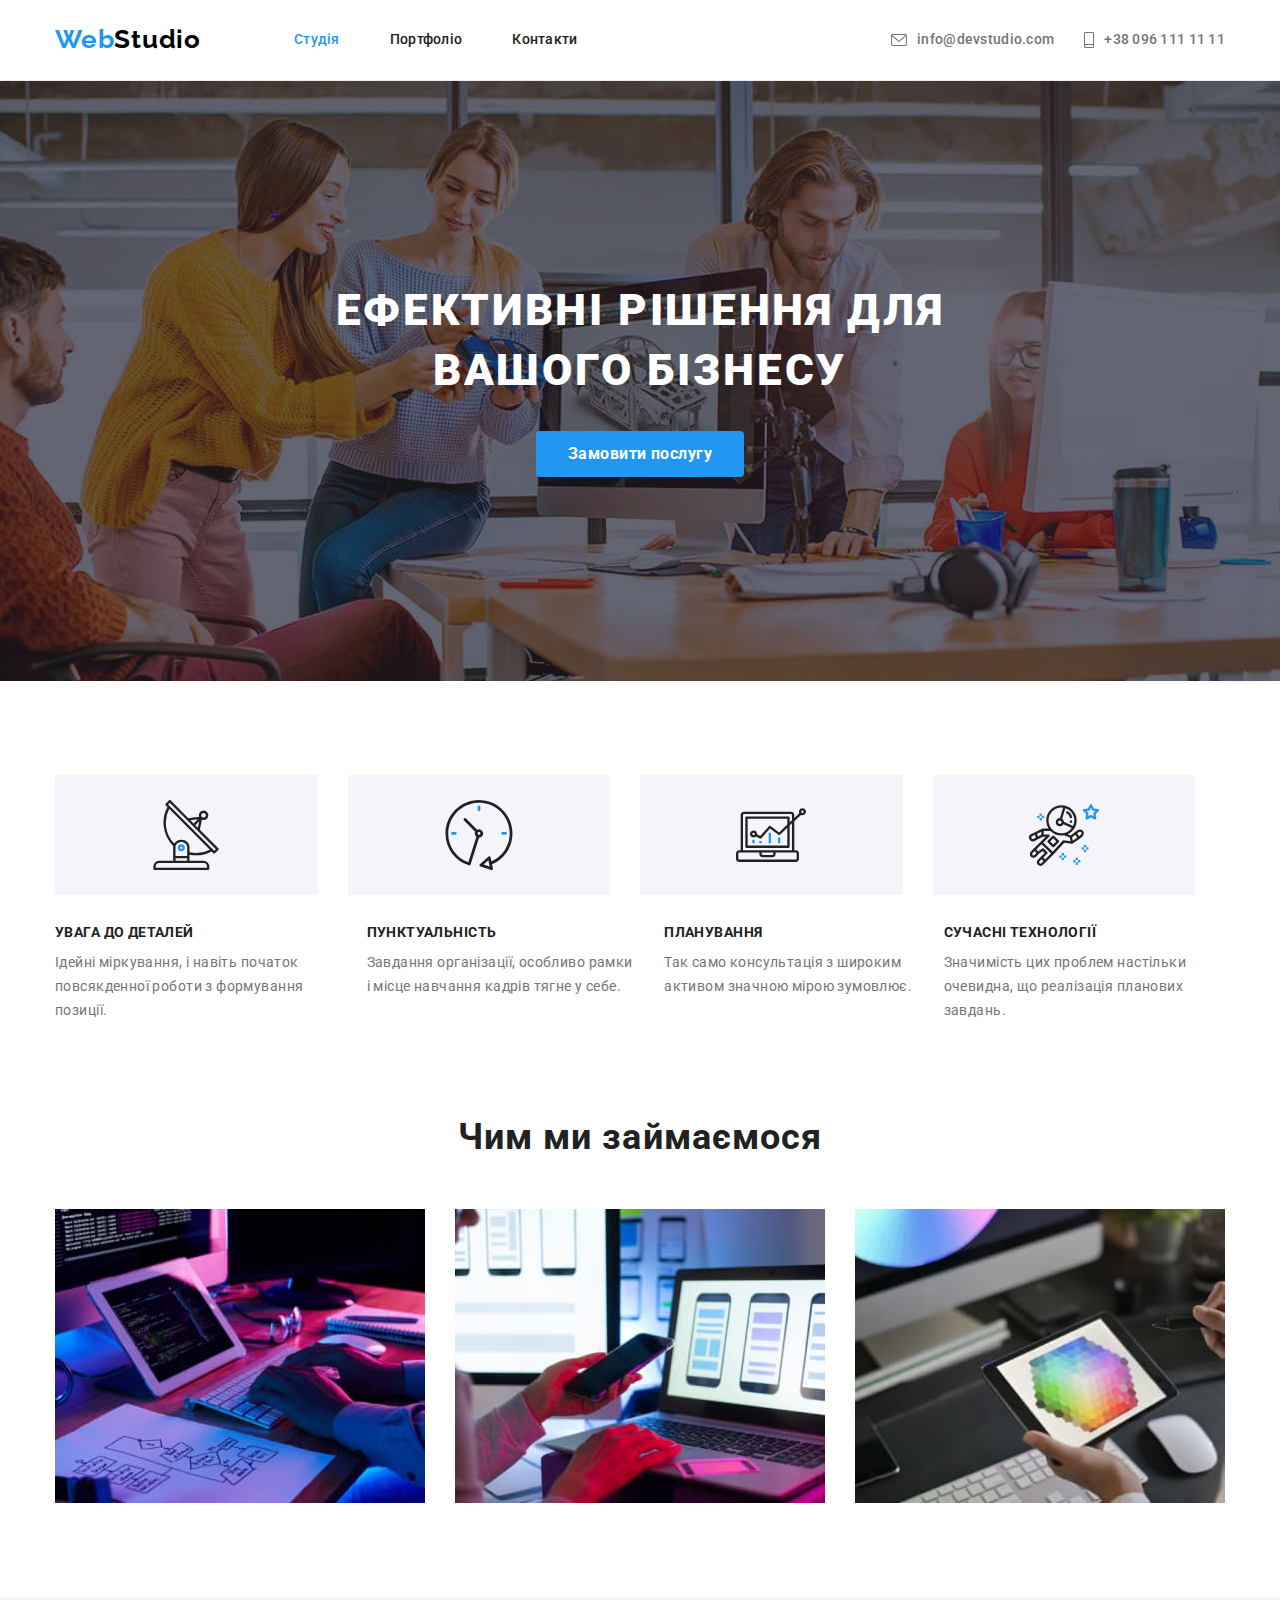
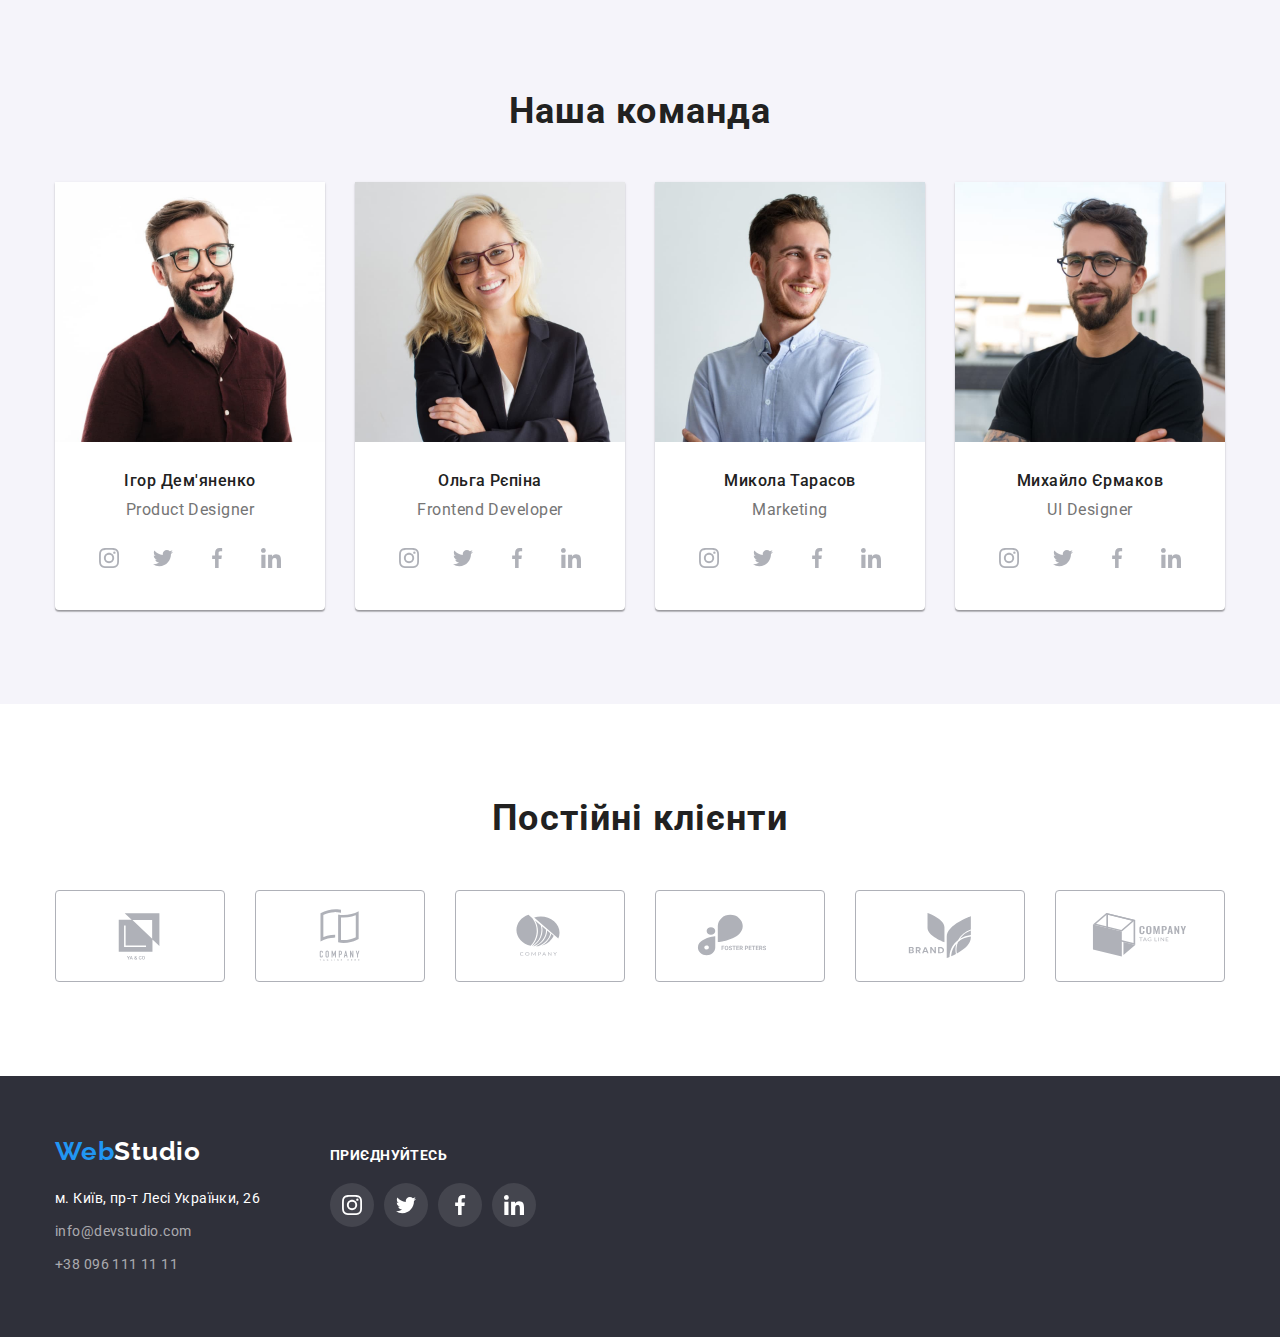
<file: index.html>
<!DOCTYPE html>
<html lang="uk">
  <head>
    <meta charset="UTF-8" />
    <meta http-equiv="X-UA-Compatible" content="IE=edge" />
    <meta name="viewport" content="width=device-width, initial-scale=1.0" />
    <link
      rel="stylesheet"
      href="https://cdnjs.cloudflare.com/ajax/libs/modern-normalize/1.1.0/modern-normalize.css"
      integrity="sha512-Y0MM+V6ymRKN2zStTqzQ227DWhhp4Mzdo6gnlRnuaNCbc+YN/ZH0sBCLTM4M0oSy9c9VKiCvd4Jk44aCLrNS5Q=="
      crossorigin="anonymous"
      referrerpolicy="no-referrer"
    />
    <link rel="stylesheet" href="./css/styles.css" />
    <link rel="preconnect" href="https://fonts.googleapis.com" />
    <link rel="preconnect" href="https://fonts.gstatic.com" crossorigin />
    <link
      href="https://fonts.googleapis.com/css2?family=Oleo+Script&family=Raleway:wght@700&family=Roboto:wght@400;500;700;900&display=swap"
      rel="stylesheet"
    />
    <title>Web Studio</title>
  </head>
  <body>
    <!--шапка -->

    <header class="header">
      <div class="container nav">
        <nav class="nav">
          <a class="logo" href="index.html"><span class="web">Web</span>Studio</a>

          <ul class="menu-nav">
            <li class="item"><a class="heder-link current" href="">Студія</a></li>
            <li class="item"><a class="heder-link" href="./portfolio.html">Портфоліо</a></li>
            <li class="item"><a class="heder-link" href="">Контакти</a></li>
          </ul>
        </nav>
        <div class="authentication">
          <ul class="list-contact">
            <li class="item">
              <a class="hed-link" href="malito:info@devstudio.com">
                <svg class="envelope" width="16" height="12">
                  <use href="./css/images/icons.svg#envelope"></use>
                </svg>
                info@devstudio.com
              </a>
            </li>
            <li class="item">
              <a class="hed-link" href="tel:+380961111111">
                <svg class="smartphone" width="10" height="16">
                  <use href="./css/images/icons.svg#smartphone"></use>
                </svg>
                +38 096 111 11 11
              </a>
            </li>
          </ul>
        </div>
      </div>
    </header>

    <!-- Меін -->

    <main class="main">
      <!-- Герой -->

      <section class="hero">
        <h1 class="hero-title">
          Ефективні рішення для <br />
          вашого бізнесу
        </h1>

        <button class="hero-button" type="button">Замовити послугу</button>
      </section>

      <!-- Особливості -->

      <section class="section">
        <div class="container">
          <ul class="icon-list">
            <li class="icon-item">
              <svg class="features-icon" width="70" height="70">
                <use href="./css/images/icons.svg#antenna"></use>
              </svg>
            </li>
            <li class="icon-item">
              <svg class="features-icon" width="70" height="70">
                <use href="./css/images/icons.svg#clock"></use>
              </svg>
            </li>
            <li class="icon-item">
              <svg class="features-icon" width="70" height="70">
                <use href="./css/images/icons.svg#diagram"></use>
              </svg>
            </li>
            <li class="icon-item">
              <svg class="features-icon" width="70" height="70">
                <use href="./css/images/icons.svg#astronaut"></use>
              </svg>
            </li>
          </ul>

          <h2 class="features-title">список якостей команди</h2>

          <ul class="features-list">
            <li class="item">
              <h3 class="features-subtitle">УВАГА ДО ДЕТАЛЕЙ</h3>
              <p class="features-text">
                Ідейні міркування, і навіть початок повсякденної роботи з формування позиції.
              </p>
            </li>

            <li class="item">
              <h3 class="features-subtitle">ПУНКТУАЛЬНІСТЬ</h3>
              <p class="features-text">
                Завдання організації, особливо рамки і місце навчання кадрів тягне у себе.
              </p>
            </li>

            <li class="item">
              <h3 class="features-subtitle">ПЛАНУВАННЯ</h3>
              <p class="features-text">
                Так само консультація з широким активом значною мірою зумовлює.
              </p>
            </li>

            <li class="item">
              <h3 class="features-subtitle">СУЧАСНІ ТЕХНОЛОГІЇ</h3>
              <p class="features-text">
                Значимість цих проблем настільки очевидна, що реалізація планових завдань.
              </p>
            </li>
          </ul>
        </div>
      </section>

      <!-- Чим ми займаємося -->

      <section class="section-work">
        <div class="container">
          <h2 class="work-title">Чим ми займаємося</h2>

          <ul class="work-img">
            <li class="item">
              <img src="./css/images/img.jpg" alt="програміст працює" width="370" height="294" />
            </li>
            <li class="item">
              <img
                src="./css/images/img(1).jpg"
                alt="веб дизайнер розробляє інтерфейс"
                width="370"
              />
            </li>
            <li class="item">
              <img
                src="./css/images/img(2).jpg"
                alt="веб дизайнер працює над вибором кольору"
                width="370"
              />
            </li>
          </ul>
        </div>
      </section>

      <!-- Наша команда -->

      <section class="section-team">
        <div class="container">
          <h2 class="team-title">Наша команда</h2>

          <ul class="team-list">
            <li class="item">
              <img
                class="team-img"
                src="./css/images/img(3).jpg"
                alt="Ігор Дем'яненко"
                width="270"
              />

              <h3 class="team-subtitle">Ігор Дем'яненко</h3>

              <p class="team-text">Product Designer</p>
              <ul class="social-list">
                <li class="social-item">
                  <a
                    class="social-link"
                    href="https://www.instagram.com/"
                    target="_blank"
                    rel="noreferrer noopener"
                    aria-label="instagram"
                  >
                    <svg class="social-icon" width="20" height="20">
                      <use href="./css/images/icons.svg#instagram"></use>
                    </svg>
                  </a>
                </li>
                <li>
                  <a
                    class="social-link"
                    href="https://twitter.com/"
                    target="_blank"
                    rel="noreferrer noopener"
                    aria-label="twitter"
                  >
                    <svg class="social-icon" width="20" height="20">
                      <use href="./css/images/icons.svg#twitter"></use>
                    </svg>
                  </a>
                </li>
                <li>
                  <a
                    class="social-link"
                    href="https://www.facebook.com/"
                    target="_blank"
                    rel="noreferrer noopener"
                    aria-label="facebook"
                  >
                    <svg class="social-icon" width="20" height="20">
                      <use href="./css/images/icons.svg#facebook"></use>
                    </svg>
                  </a>
                </li>
                <li>
                  <a
                    class="social-link"
                    href="https://www.linkedin.com/"
                    target="_blank"
                    rel="noreferrer noopener"
                    aria-label="linkedin"
                  >
                    <svg class="social-icon" width="20" height="20">
                      <use href="./css/images/icons.svg#linkedin"></use>
                    </svg>
                  </a>
                </li>
              </ul>
            </li>

            <li class="item">
              <img class="team-img" src="./css/images/img(4).jpg" alt="Ольга Рєпіна" width="270" />

              <h3 class="team-subtitle">Ольга Рєпіна</h3>

              <p class="team-text">Frontend Developer</p>
              <ul class="social-list">
                <li class="social-item">
                  <a
                    class="social-link"
                    href="https://www.instagram.com/"
                    target="_blank"
                    rel="noreferrer noopener"
                    aria-label="instagram"
                  >
                    <svg class="social-icon" width="20" height="20">
                      <use href="./css/images/icons.svg#instagram"></use>
                    </svg>
                  </a>
                </li>
                <li>
                  <a
                    class="social-link"
                    href="https://twitter.com/"
                    target="_blank"
                    rel="noreferrer noopener"
                    aria-label="twitter"
                  >
                    <svg class="social-icon" width="20" height="20">
                      <use href="./css/images/icons.svg#twitter"></use>
                    </svg>
                  </a>
                </li>
                <li>
                  <a
                    class="social-link"
                    href="https://www.facebook.com/"
                    target="_blank"
                    rel="noreferrer noopener"
                    aria-label="facebook"
                  >
                    <svg class="social-icon" width="20" height="20">
                      <use href="./css/images/icons.svg#facebook"></use>
                    </svg>
                  </a>
                </li>
                <li>
                  <a
                    class="social-link"
                    href="https://www.linkedin.com/"
                    target="_blank"
                    rel="noreferrer noopener"
                    aria-label="linkedin"
                  >
                    <svg class="social-icon" width="20" height="20">
                      <use href="./css/images/icons.svg#linkedin"></use>
                    </svg>
                  </a>
                </li>
              </ul>
            </li>

            <li class="item">
              <img
                class="team-img"
                src="./css/images/img(5).jpg"
                alt="Микола Тарасов"
                width="270"
              />

              <h3 class="team-subtitle">Микола Тарасов</h3>

              <p class="team-text">Marketing</p>
              <ul class="social-list">
                <li class="social-item">
                  <a
                    class="social-link"
                    href="https://www.instagram.com/"
                    target="_blank"
                    rel="noreferrer noopener"
                    aria-label="instagram"
                  >
                    <svg class="social-icon" width="20" height="20">
                      <use href="./css/images/icons.svg#instagram"></use>
                    </svg>
                  </a>
                </li>
                <li>
                  <a
                    class="social-link"
                    href="https://twitter.com/"
                    target="_blank"
                    rel="noreferrer noopener"
                    aria-label="twitter"
                  >
                    <svg class="social-icon" width="20" height="20">
                      <use href="./css/images/icons.svg#twitter"></use>
                    </svg>
                  </a>
                </li>
                <li>
                  <a
                    class="social-link"
                    href="https://www.facebook.com/"
                    target="_blank"
                    rel="noreferrer noopener"
                    aria-label="facebook"
                  >
                    <svg class="social-icon" width="20" height="20">
                      <use href="./css/images/icons.svg#facebook"></use>
                    </svg>
                  </a>
                </li>
                <li>
                  <a
                    class="social-link"
                    href="https://www.linkedin.com/"
                    target="_blank"
                    rel="noreferrer noopener"
                    aria-label="linkedin"
                  >
                    <svg class="social-icon" width="20" height="20">
                      <use href="./css/images/icons.svg#linkedin"></use>
                    </svg>
                  </a>
                </li>
              </ul>
            </li>

            <li class="item">
              <img
                class="team-img"
                src="./css/images/img(6).jpg"
                alt="Михайло Єрмаков"
                width="270"
              />

              <h3 class="team-subtitle">Михайло Єрмаков</h3>

              <p class="team-text">UI Designer</p>
              <ul class="social-list">
                <li class="social-item">
                  <a
                    class="social-link"
                    href="https://www.instagram.com/"
                    target="_blank"
                    rel="noreferrer noopener"
                    aria-label="instagram"
                  >
                    <svg class="social-icon" width="20" height="20">
                      <use href="./css/images/icons.svg#instagram"></use>
                    </svg>
                  </a>
                </li>
                <li>
                  <a
                    class="social-link"
                    href="https://twitter.com/"
                    target="_blank"
                    rel="noreferrer noopener"
                    aria-label="twitter"
                  >
                    <svg class="social-icon" width="20" height="20">
                      <use href="./css/images/icons.svg#twitter"></use>
                    </svg>
                  </a>
                </li>
                <li>
                  <a
                    class="social-link"
                    href="https://www.facebook.com/"
                    target="_blank"
                    rel="noreferrer noopener"
                    aria-label="facebook"
                  >
                    <svg class="social-icon" width="20" height="20">
                      <use href="./css/images/icons.svg#facebook"></use>
                    </svg>
                  </a>
                </li>
                <li>
                  <a
                    class="social-link"
                    href="https://www.linkedin.com/"
                    target="_blank"
                    rel="noreferrer noopener"
                    aria-label="linkedin"
                  >
                    <svg class="social-icon" width="20" height="20">
                      <use href="./css/images/icons.svg#linkedin"></use>
                    </svg>
                  </a>
                </li>
              </ul>
            </li>
          </ul>
        </div>
      </section>
    </main>

    <!-- Постійні клієнти -->

    <section class="section">
      <div class="container">
        <h2 class="title-customers">Постійні клієнти</h2>

        <ul class="list-customers">
          <li class="item-customers">
            <a class="link-customers" href="">
              <svg class="icon-customers" width="106" height="60">
                <use href=".//css/images/icons.svg#yaco"></use>
              </svg>
            </a>
          </li>
          <li class="item-customers">
            <a class="link-customers" href="">
              <svg class="icon-customers" width="106" height="60">
                <use href=".//css/images/icons.svg#com-tag-here"></use>
              </svg>
            </a>
          </li>
          <li class="item-customers">
            <a class="link-customers" href="">
              <svg class="icon-customers" width="106" height="60">
                <use href=".//css/images/icons.svg#company"></use>
              </svg>
            </a>
          </li>
          <li class="item-customers">
            <a class="link-customers" href="">
              <svg class="icon-customers" width="106" height="60">
                <use href=".//css/images/icons.svg#foster-peters"></use>
              </svg>
            </a>
          </li>
          <li class="item-customers">
            <a class="link-customers" href="">
              <svg class="icon-customers" width="106" height="60">
                <use href=".//css/images/icons.svg#brand"></use>
              </svg>
            </a>
          </li>
          <li class="item-customers">
            <a class="link-customers" href="">
              <svg class="icon-customers" width="106" height="60">
                <use href=".//css/images/icons.svg#tage-line"></use>
              </svg>
            </a>
          </li>
        </ul>
      </div>
    </section>

    <!-- контактна інформація -->

    <footer class="footer">
      <div class="container footer-container">
        <div class="foot-contact">
          <a class="footer-logo" href="index.html"> <span class="footer-web">Web</span>Studio </a>

          <address class="address">
            <ul class="footer-nav">
              <li class="item">
                <a class="footer-link" href="">м. Київ, пр-т Лесі Українки, 26</a>
              </li>
              <li class="item">
                <a class="foot-link" href="malito:info@devstudio.com">info@devstudio.com</a>
              </li>
              <li class="item">
                <a class="tel-link" href="tel:+380961111111">+38 096 111 11 11</a>
              </li>
            </ul>
          </address>
        </div>
        <div class="foot-social">
          <h2 class="icon-title">
            приєднуйтесь
          </h2>
          <ul class="foot-social-list">
            <li class="social-item">
              <a
                class="social-link"
                href="https://www.instagram.com/"
                target="_blank"
                rel="noreferrer noopener"
                aria-label="instagram"
              >
                <svg class="social-icon-foot" width="20" height="20">
                  <use href="./css/images/icons.svg#instagram"></use>
                </svg>
              </a>
            </li>
            <li>
              <a
                class="social-link"
                href="https://twitter.com/"
                target="_blank"
                rel="noreferrer noopener"
                aria-label="twitter"
              >
                <svg class="social-icon-foot" width="20" height="20">
                  <use href="./css/images/icons.svg#twitter"></use>
                </svg>
              </a>
            </li>
            <li>
              <a
                class="social-link"
                href="https://www.facebook.com/"
                target="_blank"
                rel="noreferrer noopener"
                aria-label="facebook"
              >
                <svg class="social-icon-foot" width="20" height="20">
                  <use href="./css/images/icons.svg#facebook"></use>
                </svg>
              </a>
            </li>
            <li>
              <a
                class="social-link"
                href="https://www.linkedin.com/"
                target="_blank"
                rel="noreferrer noopener"
                aria-label="linkedin"
              >
                <svg class="social-icon-foot" width="20" height="20">
                  <use href="./css/images/icons.svg#linkedin"></use>
                </svg>
              </a>
            </li>
          </ul>
        </div>
      </div>
    </footer>
  </body>
</html>
</file>
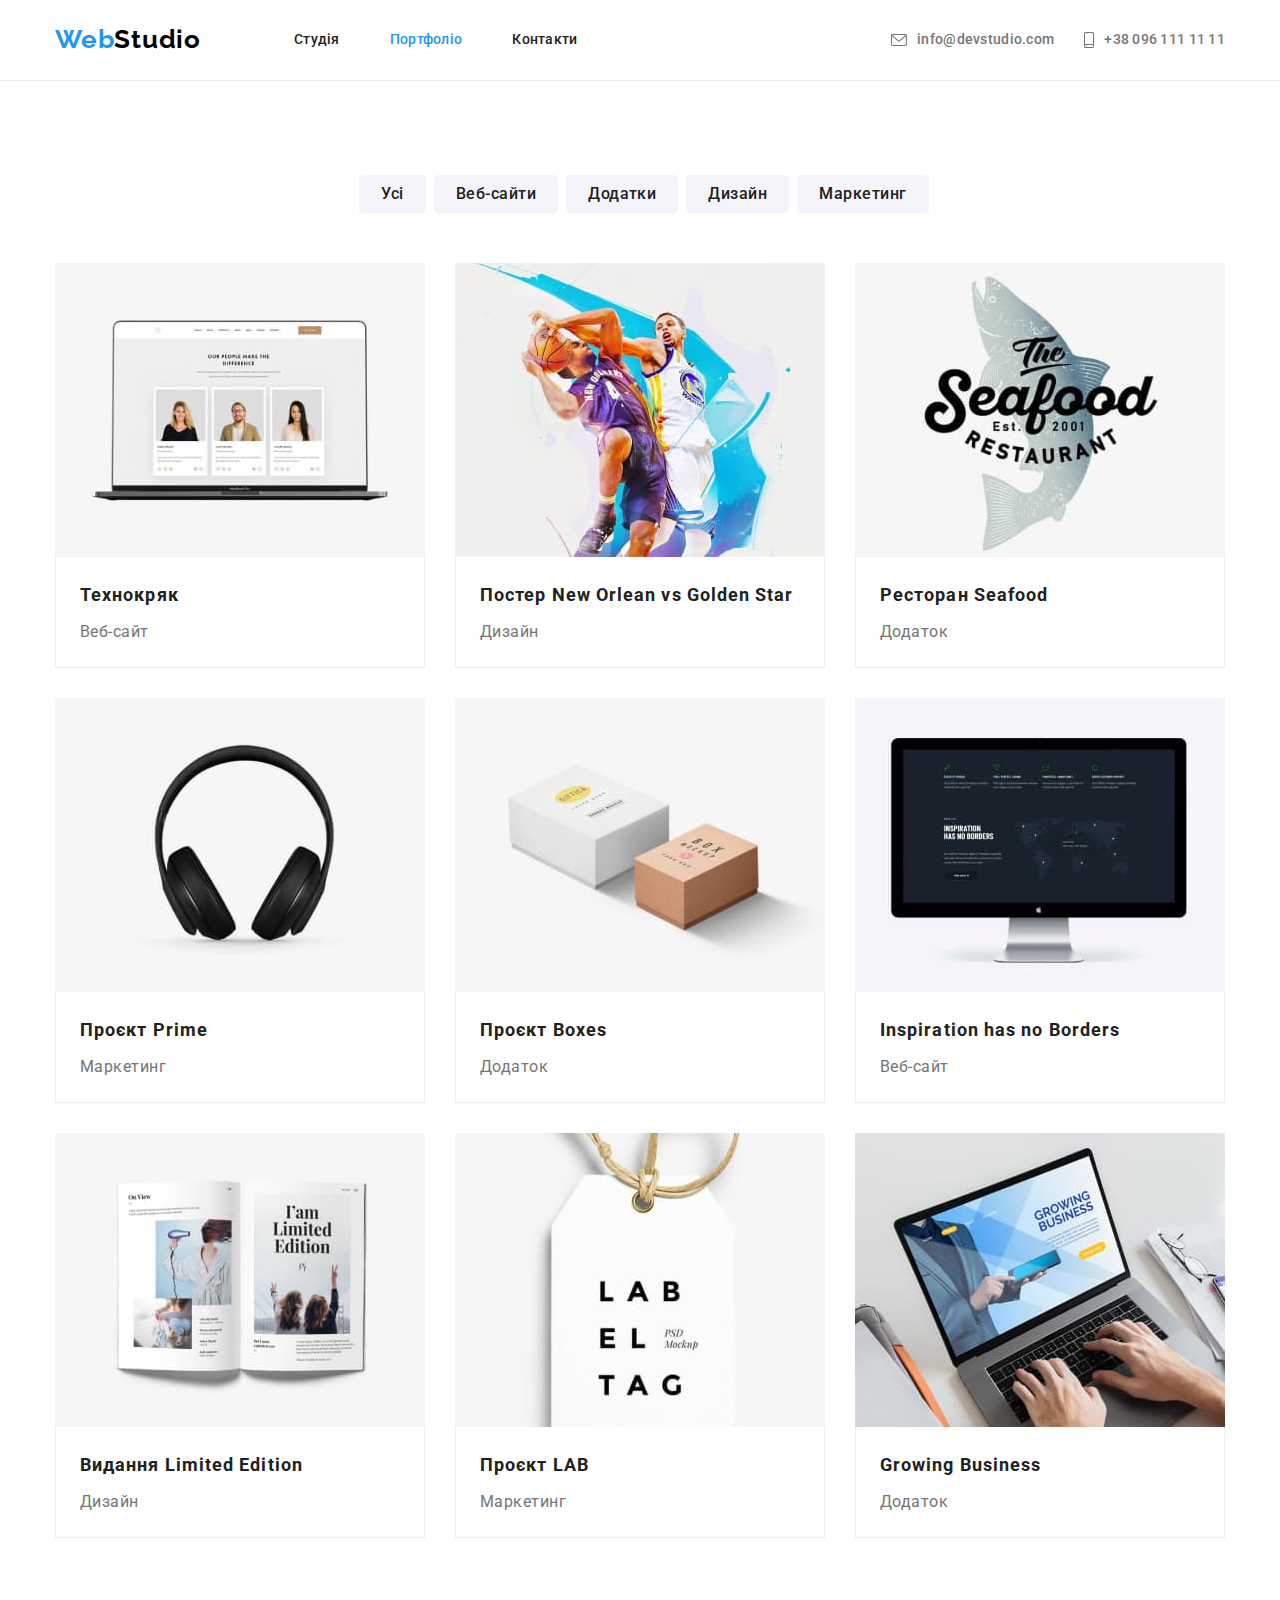
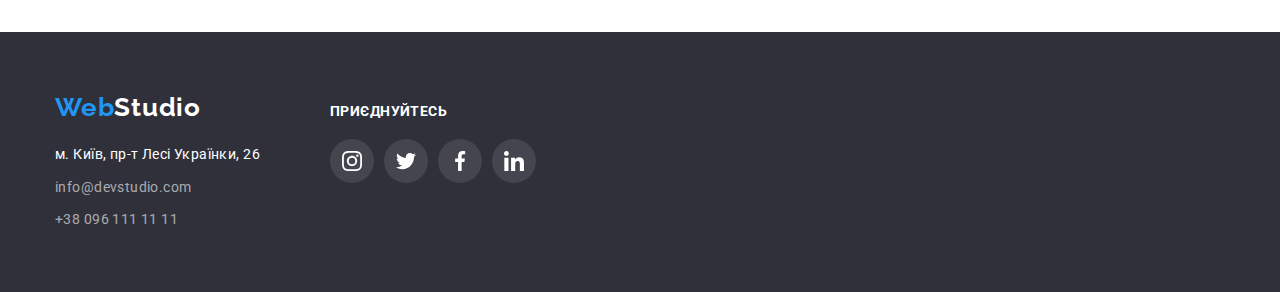
<file: portfolio.html>
<!DOCTYPE html>
<html lang="uk">
  <head>
    <meta charset="UTF-8" />
    <meta http-equiv="X-UA-Compatible" content="IE=edge" />
    <meta name="viewport" content="width=device-width, initial-scale=1.0" />
    <link
      rel="stylesheet"
      href="https://cdnjs.cloudflare.com/ajax/libs/modern-normalize/1.1.0/modern-normalize.css"
      integrity="sha512-Y0MM+V6ymRKN2zStTqzQ227DWhhp4Mzdo6gnlRnuaNCbc+YN/ZH0sBCLTM4M0oSy9c9VKiCvd4Jk44aCLrNS5Q=="
      crossorigin="anonymous"
      referrerpolicy="no-referrer"
    />
    <link rel="stylesheet" href="./css/styles.css" />
    <link rel="preconnect" href="https://fonts.googleapis.com" />
    <link rel="preconnect" href="https://fonts.gstatic.com" crossorigin />
    <link
      href="https://fonts.googleapis.com/css2?family=Oleo+Script&family=Raleway:wght@700&family=Roboto:wght@400;500;700;900&display=swap"
      rel="stylesheet"
    />
    <title>Portfolio</title>
  </head>
  <body>
    <!-- шапка  -->

    <header class="header">
      <div class="container nav">
        <nav class="nav">
          <a class="logo" href="/index.html"><span class="web">Web</span>Studio</a>

          <ul class="menu-nav">
            <li class="item">
              <a class="heder-link" href="./index.html">Студія

              </a>
            </li>
            <li class="item">
              <a class="heder-link current" href="./portfolio.html">Портфоліо

              </a>
            </li>
            <li class="item">
              <a class="heder-link" href="">Контакти
                
              </a>
            </li>
          </ul>
        </nav>
        <div class="authentication">
          <ul class="list-contact">
            <li class="item">
              <a class="hed-link" href="malito:info@devstudio.com">
                  <svg class="envelope" width="16" height="12">
                  <use href="./css/images/icons.svg#envelope"></use>
                </svg>
                info@devstudio.com
              </a>
            </li>
            <li class="item">
              <a class="hed-link" href="tel:+380961111111">
                <svg class="smartphone" width="10" height="16">
                  <use href="./css/images/icons.svg#smartphone"></use>
                </svg>
                +38 096 111 11 11
              </a>
            </li>
          </ul>
        </div>
      </div>
    </header>

    <main class="portfolio">
      <section class="section">
        <div class="container">
          <h1 class="portfolio-title">Портфоліо</h1>

          <ul class="portfolio-button">
            <li class="item"><button class="button current" type="button">Усі</button></li>
            <li class="item"><button class="button" type="button">Веб-сайти</button></li>
            <li class="item"><button class="button" type="button">Додатки</button></li>
            <li class="item"><button class="button" type="button">Дизайн</button></li>
            <li class="item"><button class="button" type="button">Маркетинг</button></li>
          </ul>

          <ul class="portfolio-list">

            <li class="item">
              <a class="portfolio-link" href="">              
                <img
                class="portfolio-img"
                src="./css/images/portfolio/laptop.jpg"
                alt=" ноутбук з зображенням 3-ох девелоперів "
                width="370"
              />
              <div class="item-description">
                <h2 class="portfolio-subtitle">Технокряк</h2>
                <p class="portfolio-text">Веб-сайт</p>
              </div>
            </a>
            </li>

            <li class="item">
              <a class="portfolio-link" href="">
                <img
                class="portfolio-img"
                src="./css/images/portfolio/basket.jpg"
                alt=" два баскетболіста "
                width="370"
              />
              <div class="item-description">
                <h2 class="portfolio-subtitle">Постер New Orlean vs Golden Star</h2>
                <p class="portfolio-text">Дизайн</p>
              </div>
              </a>
            </li>

            <li class="item">
              <a class="portfolio-link" href="">
                  <img
                class="portfolio-img"
                src="./css/images/portfolio/fish.jpg"
                alt="риба з надписом зе сие фуд ресторан"
                width="370"
              />
              <div class="item-description">
                <h2 class="portfolio-subtitle">Ресторан Seafood</h2>
                <p class="portfolio-text">Додаток</p>
              </div>
              </a>
            </li>

            <li class="item">
              <a class="portfolio-link" href="">
                  <img
                class="portfolio-img"
                src="./css/images/portfolio/hedphones.jpg"
                alt="чорні навушники "
                width="370"
              />
              <div class="item-description">
                <h2 class="portfolio-subtitle">Проєкт Prime</h2>
                <p class="portfolio-text">Маркетинг</p>
              </div>
              </a>
            </li>

            <li class="item">
              <a class="portfolio-link" href="">              
                <img
                class="portfolio-img"
                src="./css/images/portfolio/box.jpg"
                alt="дві картонні коробки "
                width="370"
              />
              <div class="item-description">
                <h2 class="portfolio-subtitle">Проєкт Boxes</h2>
                <p class="portfolio-text">Додаток</p>
              </div>
            </a>
            </li>

            <li class="item">
              <a class="portfolio-link" href="">
                  <img
                class="portfolio-img"
                src="./css/images/portfolio/imac.jpg"
                alt="аймак з зображенням веб сайту "
                width="370"
              />
              <div class="item-description">
                <h2 class="portfolio-subtitle">Inspiration has no Borders</h2>
                <p class="portfolio-text">Веб-сайт</p>
              </div>
              </a>
            </li>

            <li class="item">
              <a class="portfolio-link" href="">
                  <img
                class="portfolio-img"
                src="./css/images/portfolio/book.jpg"
                alt="книга"
                width="370"
              />
              <div class="item-description">
                <h2 class="portfolio-subtitle">Видання Limited Edition</h2>
                <p class="portfolio-text">Дизайн</p>
              </div>
              </a>
            </li>

            <li class="item">
             <a class="portfolio-link" href="">
                <img
                class="portfolio-img"
                src="./css/images/portfolio/lable.jpg"
                alt="етикетка"
                width="370"
              />
              <div class="item-description">
                <h2 class="portfolio-subtitle">Проєкт LAB</h2>
                <p class="portfolio-text">Маркетинг</p>
              </div>
             </a> 
            </li>

            <li class="item">
              <a class="portfolio-link" class="" href="">
                <img
                class="portfolio-img"
                src="./css/images/portfolio/macbook.jpg"
                alt="макбук окуляри телефон"
                width="370"
              />
              <div class="item-description">
                <h2 class="portfolio-subtitle">Growing Business</h2>
                <p class="portfolio-text">Додаток</p>
              </div>
              </a>
            </li>
          </ul>
        </div>
      </section>
    </main>

    <footer class="footer">

      <div class="container footer-container">
        <div class="foot-contact">
          <a class="footer-logo" href="index.html"> <span class="footer-web">Web</span>Studio </a>

          <address class="address">
            <ul class="footer-nav">
              <li class="item">
                <a class="footer-link" href="">м. Київ, пр-т Лесі Українки, 26</a>
              </li>
              <li class="item">
                <a class="foot-link" href="malito:info@devstudio.com">info@devstudio.com</a>
              </li>
              <li class="item">
                <a class="tel-link" href="tel:+380961111111">+38 096 111 11 11</a>
              </li>
            </ul>
          </address>
        </div>
        <div class="foot-social">
          <h2 class="icon-title">
            приєднуйтесь
          </h2>
          <ul class="foot-social-list">
            <li class="social-item">
              <a
                class="social-link"
                href="https://www.instagram.com/"
                target="_blank"
                rel="noreferrer noopener"
                aria-label="instagram"
              >
                <svg class="social-icon-foot" width="20" height="20">
                  <use href="./css/images/icons.svg#instagram"></use>
                </svg>
              </a>
            </li>
            <li>
              <a
                class="social-link"
                href="https://twitter.com/"
                target="_blank"
                rel="noreferrer noopener"
                aria-label="twitter"
              >
                <svg class="social-icon-foot" width="20" height="20">
                  <use href="./css/images/icons.svg#twitter"></use>
                </svg>
              </a>
            </li>
            <li>
              <a
                class="social-link"
                href="https://www.facebook.com/"
                target="_blank"
                rel="noreferrer noopener"
                aria-label="facebook"
              >
                <svg class="social-icon-foot" width="20" height="20">
                  <use href="./css/images/icons.svg#facebook"></use>
                </svg>
              </a>
            </li>
            <li>
              <a
                class="social-link"
                href="https://www.linkedin.com/"
                target="_blank"
                rel="noreferrer noopener"
                aria-label="linkedin"
              >
                <svg class="social-icon-foot" width="20" height="20">
                  <use href="./css/images/icons.svg#linkedin"></use>
                </svg>
              </a>
            </li>
          </ul>
        </div>
      </div>

    </footer>
  </body>
</html>
</file>
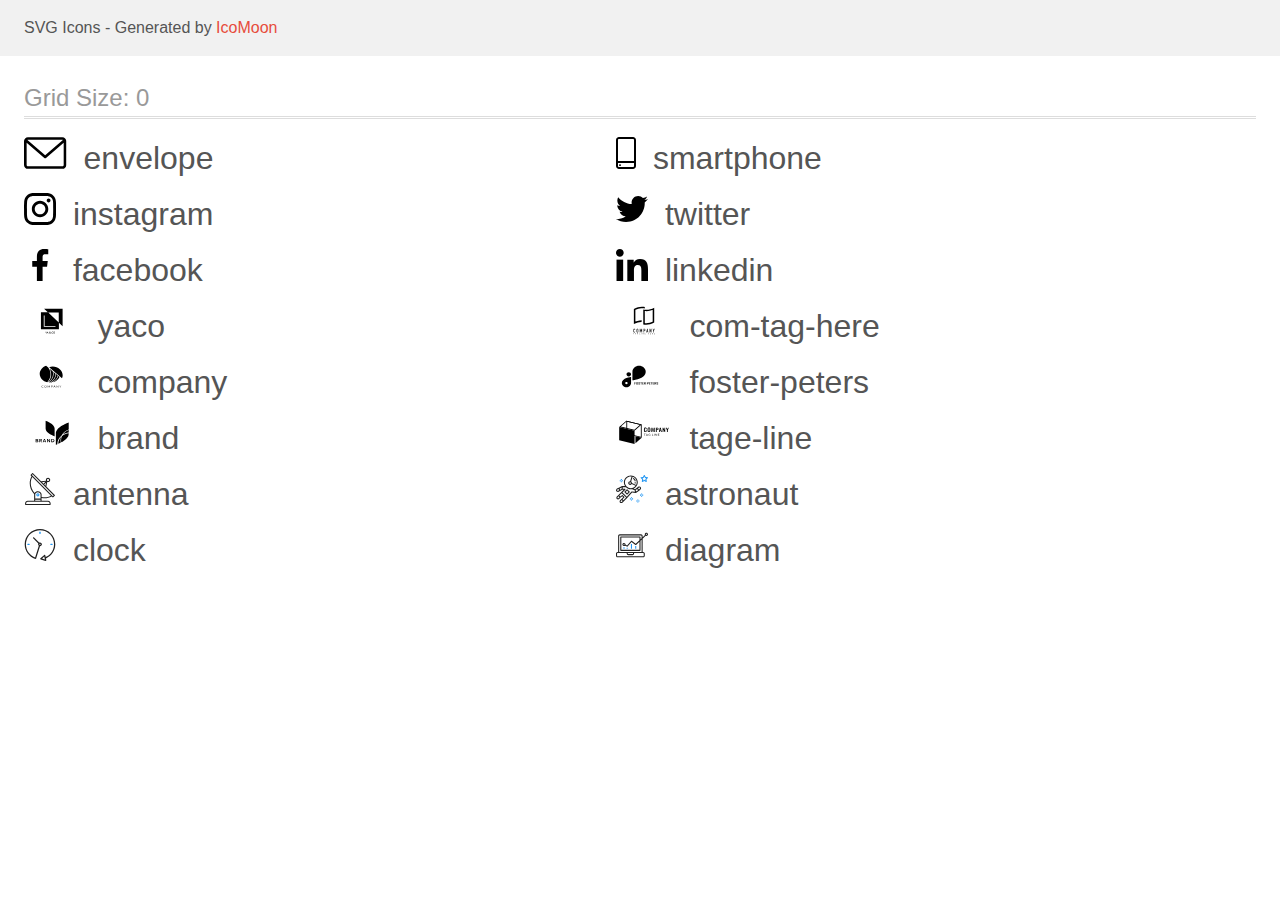
<file: css/images/hw-four/icons/demo.html>
<!doctype html>
<html>
<head>
    <title>IcoMoon - SVG Icons</title>
    <meta charset="utf-8">
    <meta name="viewport" content="width=device-width, initial-scale=1">
    <link rel="stylesheet" href="demo-files/demo.css">
    <link rel="stylesheet" href="style.css">
</head>
<body>
<svg aria-hidden="true" style="position: absolute; width: 0; height: 0; overflow: hidden;" version="1.1" xmlns="http://www.w3.org/2000/svg" xmlns:xlink="http://www.w3.org/1999/xlink">
<defs>
<symbol id="envelope" viewBox="0 0 43 32">
<path d="M38.667 0h-34.667c-2.206 0-4 1.794-4 4v24c0 2.206 1.794 4 4 4h34.667c2.206 0 4-1.794 4-4v-24c0-2.206-1.794-4-4-4v0zM38.667 2.667c0.181 0 0.353 0.038 0.511 0.103l-17.844 15.466-17.844-15.466c0.158-0.066 0.33-0.103 0.511-0.103h34.667zM38.667 29.333h-34.667c-0.736 0-1.333-0.598-1.333-1.333v-22.413l17.793 15.421c0.251 0.217 0.563 0.326 0.874 0.326s0.622-0.108 0.874-0.326l17.793-15.421v22.413c0 0.736-0.598 1.333-1.333 1.333v0z"></path>
</symbol>
<symbol id="smartphone" viewBox="0 0 20 32">
<path d="M17 0h-14c-1.654 0-3 1.346-3 3v26c0 1.654 1.346 3 3 3h14c1.654 0 3-1.346 3-3v-26c0-1.654-1.346-3-3-3zM3 2h14c0.552 0 1 0.448 1 1v21h-16v-21c0-0.552 0.448-1 1-1zM17 30h-14c-0.552 0-1-0.448-1-1v-3h16v3c0 0.552-0.448 1-1 1z"></path>
<path d="M4.707 27.478c0.391 0.365 0.391 0.956 0 1.321s-1.024 0.365-1.414 0c-0.391-0.365-0.391-0.956 0-1.321s1.024-0.365 1.414 0z"></path>
</symbol>
<symbol id="instagram" viewBox="0 0 32 32">
<path d="M31.969 9.408c-0.075-1.7-0.35-2.869-0.744-3.882-0.406-1.075-1.032-2.038-1.851-2.838-0.8-0.813-1.769-1.444-2.832-1.844-1.019-0.394-2.182-0.669-3.882-0.744-1.713-0.081-2.257-0.1-6.601-0.1s-4.888 0.019-6.595 0.094c-1.7 0.075-2.869 0.35-3.882 0.744-1.075 0.406-2.038 1.031-2.838 1.85-0.813 0.8-1.444 1.769-1.844 2.832-0.394 1.019-0.669 2.182-0.744 3.882-0.081 1.713-0.1 2.257-0.1 6.601s0.019 4.888 0.094 6.595c0.075 1.7 0.35 2.869 0.744 3.882 0.406 1.075 1.038 2.038 1.85 2.838 0.8 0.813 1.769 1.444 2.832 1.844 1.019 0.394 2.182 0.669 3.882 0.744 1.706 0.075 2.25 0.094 6.595 0.094s4.888-0.019 6.595-0.094c1.7-0.075 2.869-0.35 3.882-0.744 2.151-0.832 3.851-2.532 4.682-4.682 0.394-1.019 0.669-2.182 0.744-3.882 0.075-1.707 0.094-2.251 0.094-6.595s-0.006-4.888-0.081-6.595zM29.087 22.473c-0.069 1.563-0.331 2.407-0.55 2.969-0.538 1.394-1.644 2.5-3.038 3.038-0.563 0.219-1.413 0.481-2.969 0.55-1.688 0.075-2.194 0.094-6.464 0.094s-4.782-0.019-6.464-0.094c-1.563-0.069-2.407-0.331-2.969-0.55-0.694-0.256-1.325-0.663-1.838-1.194-0.531-0.519-0.938-1.144-1.194-1.838-0.219-0.563-0.481-1.413-0.55-2.969-0.075-1.688-0.094-2.194-0.094-6.464s0.019-4.782 0.094-6.464c0.069-1.563 0.331-2.407 0.55-2.969 0.256-0.694 0.663-1.325 1.2-1.838 0.519-0.531 1.144-0.938 1.838-1.194 0.563-0.219 1.413-0.481 2.969-0.55 1.688-0.075 2.194-0.094 6.464-0.094 4.276 0 4.782 0.019 6.464 0.094 1.563 0.069 2.407 0.331 2.969 0.55 0.694 0.256 1.325 0.662 1.838 1.194 0.531 0.519 0.938 1.144 1.194 1.838 0.219 0.563 0.481 1.413 0.55 2.969 0.075 1.688 0.094 2.194 0.094 6.464s-0.019 4.77-0.094 6.458z"></path>
<path d="M16.059 7.783c-4.538 0-8.22 3.682-8.22 8.22s3.682 8.22 8.22 8.22c4.539 0 8.22-3.682 8.22-8.22s-3.682-8.22-8.22-8.22zM16.059 21.335c-2.944 0-5.332-2.388-5.332-5.332s2.388-5.332 5.332-5.332c2.944 0 5.332 2.388 5.332 5.332s-2.388 5.332-5.332 5.332v0z"></path>
<path d="M26.524 7.458c0 1.060-0.859 1.919-1.919 1.919s-1.919-0.859-1.919-1.919c0-1.060 0.859-1.919 1.919-1.919s1.919 0.859 1.919 1.919v0z"></path>
</symbol>
<symbol id="twitter" viewBox="0 0 32 32">
<path d="M32 6.078c-1.19 0.522-2.458 0.868-3.78 1.036 1.36-0.812 2.398-2.088 2.886-3.626-1.268 0.756-2.668 1.29-4.16 1.588-1.204-1.282-2.92-2.076-4.792-2.076-3.632 0-6.556 2.948-6.556 6.562 0 0.52 0.044 1.020 0.152 1.496-5.454-0.266-10.28-2.88-13.522-6.862-0.566 0.982-0.898 2.106-0.898 3.316 0 2.272 1.17 4.286 2.914 5.452-1.054-0.020-2.088-0.326-2.964-0.808 0 0.020 0 0.046 0 0.072 0 3.188 2.274 5.836 5.256 6.446-0.534 0.146-1.116 0.216-1.72 0.216-0.42 0-0.844-0.024-1.242-0.112 0.85 2.598 3.262 4.508 6.13 4.57-2.232 1.746-5.066 2.798-8.134 2.798-0.538 0-1.054-0.024-1.57-0.090 2.906 1.874 6.35 2.944 10.064 2.944 12.072 0 18.672-10 18.672-18.668 0-0.29-0.010-0.57-0.024-0.848 1.302-0.924 2.396-2.078 3.288-3.406z"></path>
</symbol>
<symbol id="facebook" viewBox="0 0 32 32">
<path d="M21.329 5.313h2.921v-5.088c-0.504-0.069-2.237-0.225-4.256-0.225-4.212 0-7.097 2.649-7.097 7.519v4.481h-4.648v5.688h4.648v14.312h5.699v-14.311h4.46l0.708-5.688h-5.169v-3.919c0.001-1.644 0.444-2.769 2.735-2.769v0z"></path>
</symbol>
<symbol id="linkedin" viewBox="0 0 32 32">
<path d="M31.992 32v-0.001h0.008v-11.736c0-5.741-1.236-10.164-7.948-10.164-3.227 0-5.392 1.771-6.276 3.449h-0.093v-2.913h-6.364v21.364h6.627v-10.579c0-2.785 0.528-5.479 3.977-5.479 3.399 0 3.449 3.179 3.449 5.657v10.401h6.62z"></path>
<path d="M0.528 10.636h6.635v21.364h-6.635v-21.364z"></path>
<path d="M3.843 0c-2.121 0-3.843 1.721-3.843 3.843s1.721 3.879 3.843 3.879c2.121 0 3.843-1.757 3.843-3.879-0.001-2.121-1.723-3.843-3.843-3.843v0z"></path>
</symbol>
<symbol id="yaco" viewBox="0 0 57 32">
<path d="M20.267 3.733l3.738 3.538-6.938-0.004v17.166h18.133v-6.564l3.733 3.534v-17.671h-18.667zM35.036 17.455l-10.597-10.032h10.597v10.032zM31.746 21.923h-11.81v-11.545h0.835v10.764h10.975v0.782zM22.725 26.72l-0.436 0.898-0.436-0.898h-0.366l0.637 1.198v0.698h0.331v-0.698l0.635-1.198h-0.365zM23.273 28.615l0.154-0.441h0.734l0.155 0.441h0.344l-0.717-1.896h-0.296l-0.716 1.896h0.342zM23.794 27.122l0.275 0.786h-0.549l0.275-0.786zM25.531 27.863c-0.048 0.073-0.072 0.153-0.072 0.241 0 0.16 0.056 0.29 0.168 0.389s0.263 0.148 0.451 0.148 0.349-0.051 0.484-0.152l0.107 0.126h0.367l-0.279-0.329c0.109-0.149 0.164-0.341 0.164-0.574h-0.275c0 0.128-0.026 0.243-0.079 0.348l-0.366-0.432 0.129-0.094c0.091-0.066 0.157-0.132 0.197-0.198s0.060-0.14 0.060-0.219c0-0.12-0.044-0.22-0.133-0.301s-0.201-0.122-0.339-0.122c-0.153 0-0.274 0.043-0.365 0.13s-0.135 0.203-0.135 0.352c0 0.061 0.014 0.124 0.043 0.189s0.081 0.144 0.155 0.237c-0.141 0.101-0.235 0.188-0.283 0.262zM26.386 28.282c-0.093 0.071-0.193 0.107-0.299 0.107-0.095 0-0.17-0.027-0.227-0.082s-0.085-0.126-0.085-0.214c0-0.102 0.052-0.192 0.156-0.271l0.040-0.029 0.414 0.488zM26.046 27.442c-0.089-0.11-0.134-0.202-0.134-0.275 0-0.063 0.018-0.116 0.055-0.158s0.085-0.063 0.147-0.063c0.057 0 0.105 0.018 0.142 0.053s0.056 0.077 0.056 0.126c0 0.075-0.027 0.136-0.081 0.184l-0.040 0.033-0.145 0.099zM29.132 28.472c0.13-0.114 0.205-0.272 0.224-0.474h-0.328c-0.017 0.135-0.059 0.232-0.124 0.29s-0.162 0.087-0.292 0.087c-0.142 0-0.249-0.054-0.323-0.161s-0.109-0.264-0.109-0.469v-0.168c0.002-0.202 0.041-0.355 0.117-0.46s0.188-0.158 0.331-0.158c0.123 0 0.217 0.030 0.28 0.091s0.104 0.158 0.12 0.294h0.328c-0.021-0.207-0.095-0.368-0.223-0.482s-0.296-0.171-0.505-0.171c-0.155 0-0.293 0.037-0.411 0.111s-0.209 0.179-0.272 0.315c-0.063 0.136-0.095 0.294-0.095 0.473v0.177c0.003 0.174 0.035 0.328 0.098 0.46s0.151 0.234 0.266 0.306c0.115 0.071 0.249 0.107 0.4 0.107 0.216 0 0.389-0.056 0.52-0.169zM31.068 28.206c0.064-0.141 0.096-0.304 0.096-0.49v-0.105c-0.001-0.185-0.034-0.347-0.099-0.486s-0.158-0.247-0.277-0.32c-0.119-0.075-0.256-0.112-0.41-0.112s-0.292 0.038-0.411 0.113c-0.119 0.075-0.211 0.183-0.277 0.324s-0.098 0.305-0.098 0.49v0.107c0.001 0.181 0.034 0.342 0.099 0.48s0.159 0.246 0.279 0.322c0.121 0.075 0.258 0.112 0.411 0.112 0.155 0 0.293-0.037 0.411-0.112s0.212-0.183 0.276-0.323zM30.716 27.135c0.080 0.112 0.12 0.273 0.12 0.483v0.099c0 0.214-0.040 0.376-0.119 0.487s-0.19 0.167-0.336 0.167c-0.144 0-0.257-0.057-0.339-0.171s-0.121-0.275-0.121-0.483v-0.109c0.002-0.204 0.043-0.362 0.122-0.473s0.192-0.168 0.335-0.168c0.146 0 0.258 0.056 0.337 0.168z"></path>
</symbol>
<symbol id="com-tag-here" viewBox="0 0 57 32">
<path d="M26.727 3.165h-0.073c-0.112-0.007-0.224-0.010-0.336-0.012v0h-0.243c-0.212 0-0.428 0.005-0.642 0.016-0.016-0.001-0.032-0.001-0.049 0-1.944 0.11-3.848 0.596-5.609 1.431l-0.231 0.111v11.809l0.54-0.183c0.474-0.163 0.978-0.309 1.5-0.445 1.411-0.362 2.861-0.555 4.317-0.574v1.551c-0.193 0.001-0.38 0.007-0.568 0.016h-0.045c-1.121 0.061-2.233 0.232-3.322 0.51-1.378 0.345-2.708 0.863-3.957 1.542v-15.145c1.298-0.757 2.695-1.325 4.151-1.688 1.278-0.33 2.593-0.5 3.913-0.504h0.228c0.273 0.007 0.538 0.019 0.788 0.038 0.658 0.046 1.31 0.15 1.95 0.311v1.527c-0.621-0.145-1.253-0.24-1.889-0.285-0.013-0.001-0.026-0.002-0.039-0.003-0.132-0.011-0.263-0.022-0.386-0.022zM29.415 4.726c0.339 0.026 0.689 0.038 1.044 0.038 1.388-0.005 2.769-0.182 4.114-0.528 1.378-0.346 2.706-0.865 3.956-1.543v14.875c-1.298 0.756-2.696 1.325-4.153 1.688-1.279 0.329-2.593 0.498-3.913 0.503-1 0.008-1.997-0.11-2.968-0.35v-14.971c0.229 0.053 0.465 0.102 0.706 0.142 0.394 0.066 0.81 0.115 1.214 0.145zM36.985 4.841l-0.54 0.182c-0.497 0.167-0.997 0.316-1.5 0.449-1.465 0.377-2.971 0.57-4.483 0.575-0.352 0-0.676-0.010-0.989-0.030l-0.43-0.028v12.148l0.37 0.033c0.343 0.030 0.696 0.045 1.052 0.045 1.191-0.005 2.377-0.159 3.531-0.457 0.95-0.238 1.874-0.57 2.759-0.991l0.231-0.111v-11.813z"></path>
<path d="M19.060 24.113c-0.078-0.080-0.171-0.144-0.274-0.186s-0.214-0.061-0.326-0.057c-0.119-0.002-0.237 0.021-0.347 0.065-0.101 0.040-0.193 0.101-0.27 0.178s-0.135 0.17-0.174 0.271c-0.042 0.107-0.063 0.22-0.062 0.335v2.023c-0.005 0.143 0.022 0.284 0.080 0.415 0.048 0.104 0.117 0.196 0.202 0.271 0.081 0.068 0.176 0.117 0.278 0.144 0.098 0.028 0.2 0.042 0.302 0.042 0.113 0.001 0.224-0.023 0.326-0.070 0.101-0.044 0.193-0.108 0.27-0.187 0.075-0.079 0.135-0.171 0.177-0.271 0.043-0.102 0.065-0.212 0.065-0.323v-0.226h-0.529v0.18c0.002 0.062-0.009 0.123-0.031 0.18-0.017 0.043-0.043 0.082-0.077 0.114-0.033 0.026-0.070 0.046-0.111 0.058-0.036 0.012-0.073 0.018-0.111 0.019-0.047 0.006-0.095-0.002-0.139-0.021s-0.081-0.049-0.11-0.088c-0.050-0.081-0.074-0.176-0.070-0.271v-1.887c-0.003-0.105 0.019-0.208 0.065-0.302 0.027-0.043 0.066-0.077 0.112-0.098s0.097-0.030 0.147-0.024c0.046-0.002 0.091 0.008 0.132 0.028s0.077 0.049 0.104 0.086c0.059 0.078 0.090 0.173 0.088 0.271v0.175h0.524v-0.206c0.001-0.121-0.021-0.241-0.065-0.354-0.039-0.106-0.099-0.203-0.177-0.285z"></path>
<path d="M22.202 24.090c-0.169-0.142-0.381-0.221-0.602-0.222-0.108 0-0.215 0.020-0.316 0.057-0.103 0.037-0.198 0.093-0.279 0.165-0.088 0.079-0.158 0.175-0.205 0.283-0.053 0.124-0.079 0.257-0.077 0.392v1.941c-0.004 0.137 0.023 0.272 0.077 0.397 0.048 0.104 0.118 0.197 0.205 0.271 0.081 0.075 0.176 0.133 0.279 0.171 0.101 0.037 0.208 0.056 0.316 0.057s0.215-0.020 0.316-0.057c0.105-0.038 0.202-0.096 0.286-0.171 0.084-0.076 0.152-0.168 0.2-0.271 0.054-0.125 0.081-0.261 0.077-0.397v-1.941c0.003-0.135-0.024-0.268-0.077-0.392-0.047-0.107-0.115-0.203-0.2-0.283zM21.955 26.706c0.004 0.052-0.003 0.104-0.021 0.152s-0.047 0.092-0.084 0.128c-0.070 0.059-0.158 0.091-0.249 0.091s-0.179-0.032-0.249-0.091c-0.037-0.036-0.066-0.080-0.084-0.128s-0.025-0.101-0.021-0.152v-1.941c-0.004-0.052 0.003-0.104 0.021-0.152s0.047-0.092 0.084-0.128c0.070-0.059 0.158-0.091 0.249-0.091s0.179 0.032 0.249 0.091c0.037 0.036 0.066 0.080 0.084 0.128s0.025 0.101 0.021 0.152v1.941z"></path>
<path d="M26.329 27.573v-3.674h-0.509l-0.668 1.945h-0.009l-0.673-1.945h-0.503v3.674h0.525v-2.235h0.009l0.514 1.58h0.262l0.518-1.58h0.009v2.235h0.525z"></path>
<path d="M29.311 24.157c-0.081-0.091-0.183-0.16-0.297-0.201-0.123-0.040-0.251-0.059-0.38-0.057h-0.78v3.674h0.523v-1.435h0.27c0.163 0.007 0.326-0.027 0.472-0.1 0.119-0.066 0.218-0.163 0.287-0.281 0.061-0.098 0.101-0.206 0.12-0.32 0.021-0.138 0.030-0.278 0.028-0.418 0.005-0.176-0.012-0.353-0.051-0.525-0.035-0.127-0.101-0.243-0.193-0.338zM29.041 25.277c-0.002 0.067-0.019 0.132-0.049 0.191-0.030 0.056-0.077 0.102-0.135 0.129-0.078 0.035-0.162 0.050-0.247 0.046h-0.239v-1.249h0.27c0.081-0.004 0.162 0.012 0.236 0.046 0.054 0.031 0.097 0.079 0.123 0.136 0.029 0.065 0.044 0.134 0.046 0.205 0 0.077 0 0.159 0 0.244s0.005 0.174 0 0.252h-0.005z"></path>
<path d="M31.791 23.899h-0.429l-0.809 3.674h0.523l0.154-0.789h0.714l0.154 0.789h0.524l-0.83-3.674zM31.308 26.283l0.258-1.332h0.009l0.256 1.332h-0.524z"></path>
<path d="M35.173 26.112h-0.009l-0.791-2.213h-0.503v3.674h0.523v-2.209h0.011l0.8 2.209h0.492v-3.674h-0.523v2.213z"></path>
<path d="M38.372 23.899l-0.421 1.461h-0.011l-0.421-1.461h-0.554l0.719 2.121v1.553h0.524v-1.553l0.719-2.121h-0.554z"></path>
<path d="M17.6 28.61h0.252v0.708h0.171v-0.708h0.251v-0.145h-0.675v0.145z"></path>
<path d="M19.721 28.465l-0.331 0.853h0.182l0.070-0.194h0.34l0.073 0.194h0.186l-0.339-0.853h-0.182zM19.694 28.981l0.116-0.316 0.116 0.316h-0.232z"></path>
<path d="M21.818 29.004h0.197v0.11c-0.058 0.046-0.129 0.071-0.202 0.072-0.034 0.002-0.069-0.004-0.1-0.019s-0.059-0.036-0.081-0.063c-0.045-0.065-0.068-0.143-0.063-0.222 0-0.19 0.082-0.285 0.246-0.285 0.043-0.004 0.086 0.007 0.121 0.032s0.061 0.062 0.072 0.104l0.169-0.033c-0.036-0.167-0.156-0.251-0.362-0.251-0.11-0.003-0.216 0.036-0.298 0.11-0.043 0.042-0.076 0.094-0.097 0.15s-0.030 0.117-0.025 0.178c-0.005 0.117 0.034 0.231 0.109 0.32 0.042 0.043 0.092 0.077 0.148 0.098s0.116 0.031 0.176 0.027c0.134 0.004 0.263-0.045 0.362-0.136v-0.336h-0.37v0.144z"></path>
<path d="M23.959 28.465h-0.173v0.853h0.598v-0.145h-0.425v-0.708z"></path>
<path d="M25.769 28.465h-0.173v0.853h0.173v-0.853z"></path>
<path d="M27.539 29.035l-0.349-0.57h-0.167v0.853h0.161v-0.557l0.343 0.557h0.171v-0.853h-0.158v0.57z"></path>
<path d="M29.14 28.943h0.425v-0.145h-0.425v-0.187h0.457v-0.145h-0.63v0.853h0.648v-0.145h-0.475v-0.231z"></path>
<path d="M33.020 28.802h-0.336v-0.336h-0.171v0.853h0.171v-0.373h0.336v0.373h0.171v-0.853h-0.171v0.336z"></path>
<path d="M34.629 28.943h0.426v-0.145h-0.426v-0.187h0.459v-0.145h-0.63v0.853h0.646v-0.145h-0.475v-0.231z"></path>
<path d="M36.812 28.943c0.148-0.023 0.224-0.102 0.224-0.237 0.004-0.036-0.001-0.073-0.016-0.106s-0.038-0.062-0.068-0.083c-0.077-0.039-0.163-0.056-0.25-0.050h-0.362v0.853h0.171v-0.357h0.034c0.037-0.002 0.073 0.004 0.107 0.019 0.025 0.015 0.046 0.037 0.061 0.062l0.186 0.271h0.205l-0.104-0.167c-0.046-0.082-0.111-0.153-0.189-0.205zM36.64 28.825h-0.127v-0.214h0.135c0.059-0.005 0.118 0.002 0.174 0.020 0.012 0.011 0.022 0.025 0.029 0.040s0.009 0.032 0.009 0.049c-0.001 0.017-0.005 0.033-0.013 0.048s-0.019 0.027-0.032 0.037c-0.056 0.017-0.115 0.024-0.174 0.020z"></path>
<path d="M38.458 28.943h0.425v-0.145h-0.425v-0.187h0.459v-0.145h-0.631v0.853h0.648v-0.145h-0.475v-0.231z"></path>
</symbol>
<symbol id="company" viewBox="0 0 57 32">
<path d="M19.417 26.187c0.008 0 0.017 0.002 0.025 0.005s0.015 0.007 0.020 0.013l0.116 0.111c-0.090 0.090-0.202 0.162-0.327 0.211-0.147 0.053-0.305 0.079-0.464 0.076-0.149 0.003-0.298-0.021-0.436-0.071-0.125-0.045-0.237-0.113-0.329-0.2-0.094-0.089-0.166-0.194-0.212-0.308-0.051-0.127-0.076-0.261-0.074-0.396-0.002-0.135 0.025-0.27 0.080-0.397 0.051-0.115 0.127-0.22 0.225-0.308 0.099-0.087 0.218-0.155 0.349-0.201 0.143-0.048 0.296-0.072 0.449-0.071 0.143-0.003 0.285 0.019 0.417 0.064 0.115 0.043 0.221 0.104 0.313 0.178l-0.097 0.119c-0.007 0.008-0.015 0.016-0.025 0.021-0.012 0.007-0.025 0.010-0.039 0.009-0.015-0.001-0.030-0.005-0.042-0.013l-0.052-0.032-0.073-0.040c-0.031-0.015-0.064-0.028-0.097-0.039-0.043-0.013-0.087-0.024-0.132-0.032-0.057-0.009-0.115-0.013-0.173-0.013-0.111-0.001-0.22 0.017-0.323 0.053-0.096 0.034-0.182 0.084-0.253 0.149-0.073 0.069-0.128 0.15-0.164 0.238-0.041 0.101-0.061 0.207-0.060 0.313-0.002 0.108 0.018 0.216 0.060 0.318 0.035 0.087 0.090 0.167 0.161 0.236 0.067 0.064 0.149 0.114 0.241 0.147 0.095 0.034 0.197 0.051 0.3 0.050 0.059 0.001 0.119-0.003 0.177-0.010 0.096-0.010 0.188-0.039 0.269-0.085 0.041-0.023 0.079-0.049 0.115-0.078 0.015-0.012 0.035-0.020 0.055-0.020z"></path>
<path d="M22.776 25.629c0.002 0.134-0.025 0.267-0.078 0.393-0.047 0.114-0.122 0.218-0.219 0.305s-0.214 0.155-0.344 0.2c-0.285 0.094-0.599 0.094-0.884 0-0.129-0.046-0.245-0.114-0.342-0.201-0.097-0.089-0.172-0.194-0.221-0.308-0.105-0.255-0.105-0.533 0-0.787 0.050-0.115 0.125-0.22 0.221-0.31 0.097-0.084 0.214-0.15 0.342-0.193 0.284-0.096 0.6-0.096 0.884 0 0.129 0.046 0.246 0.114 0.343 0.201 0.096 0.088 0.17 0.191 0.22 0.304 0.054 0.127 0.080 0.261 0.078 0.395zM22.47 25.629c0.002-0.107-0.016-0.214-0.055-0.316-0.033-0.087-0.086-0.168-0.156-0.236-0.068-0.065-0.152-0.116-0.246-0.149-0.207-0.069-0.436-0.069-0.643 0-0.094 0.033-0.178 0.084-0.246 0.149-0.071 0.068-0.125 0.149-0.157 0.236-0.074 0.206-0.074 0.426 0 0.632 0.033 0.087 0.086 0.168 0.157 0.236 0.068 0.065 0.152 0.115 0.246 0.148 0.207 0.067 0.435 0.067 0.643 0 0.093-0.033 0.177-0.083 0.246-0.148 0.070-0.069 0.123-0.149 0.156-0.236 0.039-0.102 0.058-0.209 0.055-0.316z"></path>
<path d="M25.067 25.96l0.030 0.071c0.012-0.025 0.022-0.048 0.033-0.071 0.011-0.024 0.024-0.047 0.038-0.070l0.743-1.174c0.015-0.020 0.028-0.033 0.042-0.037 0.020-0.005 0.040-0.007 0.061-0.006h0.22v1.909h-0.26v-1.404c0-0.018 0-0.038 0-0.059-0.001-0.022-0.001-0.044 0-0.066l-0.747 1.19c-0.009 0.018-0.025 0.033-0.044 0.043s-0.041 0.016-0.064 0.016h-0.042c-0.023 0-0.045-0.005-0.064-0.016s-0.034-0.026-0.044-0.044l-0.769-1.198c0 0.023 0 0.046 0 0.068s0 0.043 0 0.061v1.404h-0.252v-1.905h0.22c0.021-0.001 0.041 0.001 0.061 0.006 0.018 0.008 0.032 0.021 0.041 0.037l0.759 1.175c0.015 0.022 0.028 0.045 0.038 0.068z"></path>
<path d="M27.864 25.865v0.715h-0.291v-1.906h0.649c0.122-0.002 0.244 0.012 0.362 0.042 0.094 0.023 0.181 0.064 0.256 0.119 0.065 0.052 0.114 0.116 0.145 0.187 0.034 0.078 0.051 0.161 0.049 0.244 0.001 0.084-0.017 0.167-0.054 0.244-0.035 0.073-0.089 0.138-0.157 0.191-0.075 0.057-0.162 0.1-0.257 0.126-0.113 0.031-0.232 0.046-0.35 0.044l-0.352-0.005zM27.864 25.66h0.352c0.076 0.001 0.153-0.009 0.225-0.029 0.060-0.018 0.115-0.046 0.163-0.082 0.044-0.035 0.078-0.078 0.099-0.126 0.024-0.051 0.036-0.105 0.035-0.16 0.003-0.053-0.007-0.106-0.029-0.155s-0.057-0.094-0.102-0.13c-0.111-0.075-0.251-0.112-0.391-0.102h-0.352v0.786z"></path>
<path d="M31.772 26.583h-0.23c-0.023 0.001-0.046-0.006-0.064-0.018-0.017-0.012-0.029-0.027-0.038-0.044l-0.198-0.461h-0.993l-0.205 0.461c-0.008 0.017-0.020 0.032-0.036 0.043-0.018 0.013-0.042 0.020-0.065 0.019h-0.23l0.872-1.909h0.302l0.884 1.909zM30.333 25.874h0.82l-0.346-0.777c-0.026-0.058-0.048-0.118-0.065-0.179l-0.034 0.1c-0.010 0.030-0.022 0.058-0.032 0.081l-0.343 0.776z"></path>
<path d="M33.029 24.682c0.017 0.008 0.032 0.020 0.044 0.034l1.272 1.439c0-0.023 0-0.046 0-0.067s0-0.043 0-0.063v-1.352h0.26v1.909h-0.145c-0.021 0.001-0.041-0.003-0.060-0.011-0.018-0.009-0.034-0.021-0.047-0.035l-1.271-1.438c0.001 0.022 0.001 0.044 0 0.066 0 0.021 0 0.040 0 0.058v1.361h-0.26v-1.909h0.154c0.018-0 0.036 0.003 0.052 0.009z"></path>
<path d="M36.748 25.823v0.758h-0.291v-0.758l-0.804-1.15h0.26c0.022-0.001 0.045 0.005 0.063 0.016 0.016 0.012 0.029 0.027 0.039 0.043l0.503 0.742c0.020 0.032 0.038 0.061 0.052 0.088s0.026 0.054 0.036 0.081l0.038-0.082c0.014-0.030 0.031-0.059 0.049-0.087l0.496-0.747c0.010-0.015 0.023-0.028 0.038-0.040 0.017-0.013 0.040-0.020 0.063-0.019h0.263l-0.806 1.155z"></path>
<path d="M24.923 21.47c0.127 0.014 0.255 0.025 0.384 0.035 1.962-0.763 3.622-2.011 4.772-3.588s1.74-3.415 1.695-5.282l-2.162-1.879c0.44 1.988 0.234 4.043-0.594 5.935s-2.245 3.547-4.094 4.779z"></path>
<path d="M24.151 21.383l0.058 0.010c1.975-1.228 3.482-2.942 4.323-4.921s0.981-4.133 0.4-6.181l-3.080-2.676c1.246 2.2 1.747 4.661 1.446 7.098s-1.393 4.75-3.147 6.67z"></path>
<path d="M34.596 14.841c-0.523 2.052-1.794 3.902-3.624 5.276-0.534 0.404-1.111 0.763-1.722 1.074 1.49-0.38 2.859-1.053 4.003-1.966s2.030-2.042 2.592-3.3l-1.249-1.084z"></path>
<path d="M34.106 14.539l-1.778-1.545c-0.034 1.762-0.61 3.483-1.669 4.986s-2.562 2.731-4.352 3.559h0.009c0.399-0 0.798-0.021 1.194-0.062 1.673-0.593 3.151-1.537 4.303-2.748s1.94-2.65 2.295-4.189z"></path>
<path d="M24.409 6.486l-2.122-1.846c-1.897 0.637-3.528 1.756-4.68 3.212s-1.772 3.179-1.778 4.946v0c0.007 1.952 0.763 3.846 2.149 5.383s3.322 2.628 5.501 3.101c1.946-2.060 3.085-4.605 3.252-7.266s-0.647-5.299-2.323-7.53z"></path>
<path d="M39.008 14.255c-0.008-2.316-1.070-4.535-2.955-6.173s-4.439-2.561-7.105-2.567c-1.232-0.001-2.453 0.196-3.602 0.582l12.99 11.286c0.445-0.998 0.673-2.058 0.672-3.128z"></path>
</symbol>
<symbol id="foster-peters" viewBox="0 0 57 32">
<path d="M12.878 11.255h-0.002c-1.279 0-2.316 0.921-2.316 2.058v0.001c0 1.137 1.037 2.058 2.316 2.058h0.002c1.279 0 2.316-0.921 2.316-2.058v-0.001c0-1.137-1.037-2.058-2.316-2.058z"></path>
<path d="M29.971 10.597c-0.004-1.579-0.711-3.092-1.967-4.208s-2.958-1.745-4.735-1.749v0c-1.777 0.003-3.48 0.631-4.737 1.748s-1.964 2.63-1.968 4.209v8.706c0 0 13.405-1.327 13.406-8.704v-0.001z"></path>
<path d="M5.867 22.16c0.003 1.098 0.496 2.151 1.369 2.928s2.058 1.215 3.294 1.218c1.236-0.003 2.42-0.441 3.294-1.218s1.366-1.829 1.37-2.927v-6.057c0 0-9.327 0.924-9.327 6.056zM10.53 23.245c-0.242 0-0.478-0.064-0.678-0.183s-0.357-0.289-0.45-0.487c-0.092-0.198-0.117-0.417-0.069-0.627s0.163-0.404 0.334-0.556c0.171-0.152 0.388-0.255 0.625-0.297s0.482-0.020 0.706 0.062c0.223 0.082 0.414 0.221 0.548 0.4s0.206 0.388 0.206 0.603c0.001 0.143-0.031 0.284-0.092 0.417s-0.151 0.252-0.264 0.353c-0.114 0.101-0.248 0.182-0.397 0.236s-0.308 0.083-0.468 0.083v-0.004z"></path>
<path d="M19.056 21.302v2.275h-0.469v-2.275h0.469zM19.962 22.274v0.366h-1.034v-0.366h1.034zM20.072 21.302v0.367h-1.144v-0.367h1.144zM22.212 22.386v0.108c0 0.173-0.023 0.328-0.070 0.466s-0.113 0.255-0.198 0.352c-0.085 0.096-0.187 0.169-0.306 0.22-0.118 0.051-0.248 0.077-0.392 0.077s-0.273-0.026-0.392-0.077c-0.118-0.051-0.22-0.124-0.306-0.22-0.086-0.097-0.154-0.214-0.202-0.352s-0.070-0.293-0.070-0.466v-0.108c0-0.174 0.023-0.329 0.070-0.466 0.047-0.137 0.113-0.255 0.198-0.352 0.086-0.097 0.189-0.171 0.306-0.222 0.119-0.051 0.25-0.077 0.392-0.077 0.144 0 0.274 0.026 0.392 0.077 0.119 0.051 0.221 0.125 0.306 0.222 0.086 0.097 0.153 0.214 0.2 0.352 0.048 0.136 0.072 0.292 0.072 0.466zM21.739 22.494v-0.111c0-0.121-0.011-0.227-0.033-0.319s-0.054-0.169-0.097-0.231-0.095-0.109-0.156-0.141c-0.061-0.032-0.132-0.048-0.211-0.048s-0.149 0.016-0.211 0.048c-0.060 0.031-0.112 0.078-0.155 0.141-0.042 0.063-0.073 0.14-0.095 0.231s-0.033 0.198-0.033 0.319v0.111c0 0.12 0.011 0.226 0.033 0.319 0.022 0.092 0.054 0.169 0.097 0.233 0.043 0.063 0.095 0.11 0.156 0.142s0.132 0.048 0.211 0.048c0.079 0 0.149-0.016 0.211-0.048s0.113-0.080 0.155-0.142c0.042-0.064 0.073-0.141 0.095-0.233s0.033-0.199 0.033-0.319zM23.734 22.982c0-0.041-0.006-0.077-0.019-0.109-0.011-0.033-0.033-0.064-0.066-0.091-0.032-0.028-0.078-0.056-0.136-0.083s-0.134-0.055-0.227-0.084c-0.103-0.033-0.201-0.071-0.294-0.112-0.092-0.042-0.173-0.090-0.244-0.145-0.070-0.056-0.125-0.121-0.166-0.195-0.040-0.074-0.059-0.16-0.059-0.258 0-0.095 0.021-0.181 0.063-0.258 0.042-0.078 0.1-0.145 0.175-0.2 0.075-0.056 0.164-0.099 0.266-0.13 0.103-0.030 0.216-0.045 0.339-0.045 0.168 0 0.314 0.030 0.439 0.091s0.222 0.143 0.291 0.248c0.070 0.105 0.105 0.226 0.105 0.361h-0.466c0-0.067-0.014-0.125-0.042-0.175-0.027-0.051-0.069-0.091-0.125-0.12-0.055-0.029-0.125-0.044-0.209-0.044-0.081 0-0.149 0.013-0.203 0.038-0.054 0.024-0.095 0.057-0.122 0.098-0.027 0.041-0.041 0.086-0.041 0.137 0 0.039 0.009 0.073 0.028 0.105 0.020 0.031 0.049 0.060 0.088 0.088s0.086 0.053 0.142 0.077c0.056 0.024 0.121 0.047 0.195 0.070 0.124 0.038 0.233 0.080 0.327 0.127 0.095 0.047 0.174 0.099 0.238 0.158s0.111 0.124 0.144 0.198c0.032 0.074 0.048 0.158 0.048 0.252 0 0.099-0.019 0.188-0.058 0.266s-0.094 0.144-0.167 0.198c-0.073 0.054-0.16 0.095-0.261 0.123s-0.214 0.042-0.339 0.042c-0.113 0-0.223-0.015-0.333-0.044-0.109-0.030-0.209-0.076-0.298-0.136-0.089-0.060-0.159-0.137-0.213-0.231s-0.080-0.205-0.080-0.333h0.47c0 0.071 0.011 0.131 0.033 0.18s0.053 0.089 0.092 0.119c0.041 0.030 0.089 0.052 0.144 0.066 0.056 0.014 0.118 0.020 0.184 0.020 0.081 0 0.148-0.011 0.2-0.034 0.053-0.023 0.092-0.055 0.117-0.095s0.039-0.086 0.039-0.137zM25.539 21.302v2.275h-0.467v-2.275h0.467zM26.239 21.302v0.367h-1.856v-0.367h1.856zM28.033 23.211v0.366h-1.211v-0.366h1.211zM26.975 21.302v2.275h-0.469v-2.275h0.469zM27.875 22.229v0.356h-1.053v-0.356h1.053zM28.031 21.302v0.367h-1.209v-0.367h1.209zM28.306 21.302h0.848c0.174 0 0.323 0.026 0.448 0.078 0.126 0.052 0.223 0.129 0.291 0.231s0.102 0.228 0.102 0.377c0 0.122-0.021 0.227-0.063 0.314-0.041 0.086-0.098 0.159-0.173 0.217-0.074 0.057-0.161 0.103-0.261 0.137l-0.148 0.078h-0.738l-0.003-0.366h0.548c0.082 0 0.151-0.015 0.205-0.044s0.095-0.070 0.122-0.122c0.028-0.052 0.042-0.112 0.042-0.181 0-0.073-0.014-0.136-0.041-0.189s-0.068-0.094-0.123-0.122c-0.055-0.028-0.124-0.042-0.208-0.042h-0.38v1.908h-0.469v-2.275zM29.578 23.577l-0.519-1.014 0.495-0.003 0.525 0.995v0.022h-0.502zM32.039 22.766h-0.58v-0.366h0.58c0.090 0 0.163-0.015 0.219-0.044 0.056-0.030 0.097-0.072 0.123-0.125s0.039-0.113 0.039-0.18c0-0.068-0.013-0.131-0.039-0.189s-0.067-0.105-0.123-0.141-0.129-0.053-0.219-0.053h-0.417v1.908h-0.469v-2.275h0.886c0.178 0 0.331 0.032 0.458 0.097 0.128 0.064 0.226 0.152 0.294 0.264s0.102 0.241 0.102 0.386c0 0.147-0.034 0.274-0.102 0.381s-0.166 0.19-0.294 0.248c-0.127 0.058-0.28 0.088-0.458 0.088zM34.742 23.211v0.366h-1.211v-0.366h1.211zM33.684 21.302v2.275h-0.469v-2.275h0.469zM34.584 22.229v0.356h-1.053v-0.356h1.053zM34.74 21.302v0.367h-1.209v-0.367h1.209zM36.064 21.302v2.275h-0.467v-2.275h0.467zM36.764 21.302v0.367h-1.856v-0.367h1.856zM38.558 23.211v0.366h-1.211v-0.366h1.211zM37.5 21.302v2.275h-0.469v-2.275h0.469zM38.4 22.229v0.356h-1.053v-0.356h1.053zM38.556 21.302v0.367h-1.209v-0.367h1.209zM38.831 21.302h0.848c0.174 0 0.323 0.026 0.448 0.078 0.126 0.052 0.223 0.129 0.291 0.231s0.102 0.228 0.102 0.377c0 0.122-0.021 0.227-0.063 0.314-0.041 0.086-0.098 0.159-0.173 0.217-0.074 0.057-0.161 0.103-0.261 0.137l-0.148 0.078h-0.737l-0.003-0.366h0.548c0.082 0 0.151-0.015 0.205-0.044s0.095-0.070 0.122-0.122c0.028-0.052 0.042-0.112 0.042-0.181 0-0.073-0.014-0.136-0.041-0.189s-0.068-0.094-0.123-0.122c-0.055-0.028-0.124-0.042-0.208-0.042h-0.38v1.908h-0.469v-2.275zM40.103 23.577l-0.519-1.014 0.495-0.003 0.525 0.995v0.022h-0.502zM42.065 22.982c0-0.041-0.006-0.077-0.019-0.109-0.011-0.033-0.033-0.064-0.066-0.091-0.032-0.028-0.078-0.056-0.136-0.083s-0.134-0.055-0.227-0.084c-0.103-0.033-0.201-0.071-0.294-0.112-0.092-0.042-0.173-0.090-0.244-0.145-0.070-0.056-0.125-0.121-0.166-0.195-0.040-0.074-0.059-0.16-0.059-0.258 0-0.095 0.021-0.181 0.063-0.258 0.042-0.078 0.1-0.145 0.175-0.2 0.075-0.056 0.164-0.099 0.266-0.13 0.103-0.030 0.216-0.045 0.339-0.045 0.168 0 0.314 0.030 0.439 0.091s0.222 0.143 0.291 0.248c0.070 0.105 0.105 0.226 0.105 0.361h-0.466c0-0.067-0.014-0.125-0.042-0.175-0.027-0.051-0.069-0.091-0.125-0.12-0.055-0.029-0.125-0.044-0.209-0.044-0.081 0-0.149 0.013-0.203 0.038-0.054 0.024-0.095 0.057-0.122 0.098-0.027 0.041-0.041 0.086-0.041 0.137 0 0.039 0.009 0.073 0.028 0.105 0.020 0.031 0.049 0.060 0.088 0.088s0.086 0.053 0.142 0.077c0.056 0.024 0.121 0.047 0.195 0.070 0.124 0.038 0.233 0.080 0.327 0.127 0.095 0.047 0.174 0.099 0.237 0.158s0.111 0.124 0.144 0.198c0.032 0.074 0.048 0.158 0.048 0.252 0 0.099-0.019 0.188-0.058 0.266s-0.094 0.144-0.167 0.198c-0.073 0.054-0.16 0.095-0.261 0.123s-0.214 0.042-0.339 0.042c-0.113 0-0.223-0.015-0.333-0.044-0.109-0.030-0.209-0.076-0.298-0.136-0.089-0.060-0.159-0.137-0.213-0.231s-0.080-0.205-0.080-0.333h0.47c0 0.071 0.011 0.131 0.033 0.18s0.053 0.089 0.092 0.119c0.041 0.030 0.089 0.052 0.144 0.066 0.056 0.014 0.118 0.020 0.184 0.020 0.081 0 0.148-0.011 0.2-0.034 0.053-0.023 0.092-0.055 0.117-0.095 0.026-0.041 0.039-0.086 0.039-0.137z"></path>
</symbol>
<symbol id="brand" viewBox="0 0 57 32">
<path d="M14.27 23.859c0.13 0.147 0.199 0.332 0.196 0.521 0.007 0.123-0.017 0.247-0.070 0.361s-0.132 0.216-0.233 0.297c-0.252 0.175-0.565 0.26-0.881 0.24h-1.549v-3.302h1.517c0.299-0.018 0.596 0.059 0.84 0.219 0.098 0.075 0.176 0.17 0.227 0.277s0.074 0.224 0.068 0.341c0.009 0.182-0.054 0.361-0.176 0.505-0.118 0.131-0.28 0.222-0.462 0.258 0.205 0.034 0.391 0.134 0.523 0.282zM12.454 23.36h0.648c0.147 0.010 0.294-0.029 0.412-0.11 0.049-0.040 0.087-0.090 0.111-0.146s0.034-0.116 0.028-0.176c0.005-0.060-0.005-0.12-0.029-0.175s-0.061-0.106-0.108-0.147c-0.122-0.083-0.273-0.123-0.425-0.111h-0.638v0.866zM13.578 24.627c0.052-0.041 0.093-0.093 0.12-0.151s0.038-0.121 0.034-0.184c0.004-0.064-0.008-0.127-0.035-0.186s-0.069-0.111-0.121-0.153c-0.127-0.086-0.283-0.128-0.44-0.119h-0.68v0.908h0.689c0.155 0.008 0.309-0.032 0.435-0.114z"></path>
<path d="M17.371 25.278l-0.844-1.291h-0.317v1.291h-0.726v-3.302h1.374c0.346-0.022 0.689 0.078 0.957 0.281 0.192 0.179 0.308 0.415 0.327 0.666s-0.061 0.499-0.224 0.7c-0.17 0.178-0.401 0.296-0.655 0.336l0.898 1.32h-0.789zM16.21 23.538h0.594c0.412 0 0.618-0.167 0.618-0.5 0.004-0.068-0.007-0.136-0.033-0.2s-0.066-0.122-0.118-0.171c-0.13-0.099-0.298-0.147-0.467-0.134h-0.601l0.007 1.005z"></path>
<path d="M21.339 24.614h-1.446l-0.255 0.665h-0.761l1.328-3.265h0.823l1.323 3.265h-0.761l-0.25-0.665zM21.145 24.114l-0.529-1.394-0.529 1.394h1.057z"></path>
<path d="M26.305 25.278h-0.721l-1.616-2.245v2.245h-0.719v-3.302h0.719l1.616 2.258v-2.258h0.721v3.302z"></path>
<path d="M30.417 24.488c-0.149 0.249-0.376 0.452-0.652 0.582-0.314 0.145-0.662 0.217-1.013 0.208h-1.283v-3.302h1.283c0.351-0.008 0.698 0.061 1.013 0.203 0.276 0.127 0.503 0.328 0.652 0.576 0.148 0.269 0.226 0.565 0.226 0.866s-0.077 0.598-0.226 0.866zM29.593 24.409c0.206-0.219 0.319-0.499 0.319-0.788s-0.113-0.569-0.319-0.788c-0.249-0.199-0.573-0.3-0.902-0.281h-0.5v2.137h0.5c0.329 0.019 0.654-0.082 0.902-0.281z"></path>
<path d="M21.79 3.609c0 0 9.301 3.215 9.103 7.867v7.869c0 0-9.294-3.217-9.1-7.869l-0.004-7.867z"></path>
<path d="M39.179 17.503c1.757-1.107 3.788-1.792 5.909-1.994v-2.463c-2.444 0.862-4.517 2.426-5.909 4.457z"></path>
<path d="M38.124 18.245c1.438-2.651 3.93-4.696 6.964-5.715v-7.098c0 0-13.245 4.58-12.965 11.205v11.203c0 0 0.59-0.205 1.519-0.589 0-0.358 0-0.719 0.042-1.082 0.274-3.076 1.871-5.926 4.44-7.924z"></path>
<path d="M36.864 22.407c0.070-0.777 0.225-1.546 0.463-2.294-1.599 1.725-2.568 3.866-2.77 6.122-0.019 0.213-0.030 0.426-0.035 0.645 0.752-0.331 1.628-0.744 2.548-1.229-0.235-1.067-0.304-2.159-0.206-3.244z"></path>
<path d="M37.391 22.447c-0.088 0.982-0.033 1.969 0.164 2.938 3.619-1.983 7.685-5.046 7.528-8.748v-0.323c-2.585 0.265-5.004 1.3-6.885 2.946-0.44 1.020-0.712 2.094-0.807 3.188z"></path>
</symbol>
<symbol id="tage-line" viewBox="0 0 57 32">
<path d="M28.493 14.618c-0.236-0.315-0.349-0.686-0.323-1.061v-1.538c0-0.471 0.107-0.83 0.321-1.075s0.581-0.367 1.102-0.366c0.489 0 0.836 0.104 1.042 0.313 0.224 0.266 0.333 0.592 0.308 0.92v0.361h-0.875v-0.366c0.003-0.12-0.005-0.24-0.025-0.358-0.013-0.081-0.057-0.156-0.125-0.213-0.090-0.061-0.203-0.091-0.317-0.083-0.12-0.008-0.239 0.024-0.333 0.088-0.076 0.063-0.127 0.145-0.145 0.235-0.025 0.126-0.037 0.253-0.034 0.38v1.866c-0.014 0.18 0.025 0.36 0.112 0.524 0.044 0.055 0.104 0.099 0.175 0.127s0.149 0.038 0.226 0.029c0.112 0.008 0.223-0.022 0.31-0.084 0.071-0.061 0.117-0.141 0.13-0.227 0.020-0.124 0.030-0.249 0.027-0.374v-0.379h0.875v0.346c0.025 0.342-0.082 0.682-0.303 0.967-0.201 0.228-0.544 0.343-1.047 0.343s-0.884-0.122-1.1-0.375z"></path>
<path d="M32.137 14.633c-0.221-0.239-0.332-0.588-0.332-1.050v-1.617c0-0.457 0.11-0.802 0.332-1.037s0.591-0.351 1.109-0.35c0.515 0 0.882 0.117 1.103 0.35 0.221 0.235 0.333 0.58 0.333 1.037v1.617c0 0.457-0.112 0.807-0.337 1.048s-0.591 0.361-1.1 0.361c-0.509 0-0.886-0.122-1.109-0.36zM33.654 14.245c0.079-0.15 0.115-0.314 0.105-0.479v-1.98c0.010-0.161-0.025-0.322-0.103-0.469-0.044-0.057-0.106-0.101-0.179-0.129s-0.152-0.037-0.231-0.027c-0.079-0.009-0.159 0-0.231 0.028s-0.135 0.072-0.18 0.129c-0.080 0.146-0.116 0.308-0.105 0.469v1.99c-0.011 0.165 0.025 0.329 0.105 0.479 0.051 0.050 0.114 0.091 0.185 0.119s0.147 0.042 0.225 0.042c0.078 0 0.154-0.014 0.225-0.042s0.134-0.068 0.185-0.119v-0.009z"></path>
<path d="M35.735 10.626h0.942l0.708 2.984 0.725-2.984h0.917l0.092 4.308h-0.678l-0.072-2.994-0.699 2.994h-0.544l-0.725-3.005-0.067 3.005h-0.685l0.085-4.308z"></path>
<path d="M40.176 10.626h1.468c0.846 0 1.268 0.408 1.268 1.223 0 0.781-0.445 1.171-1.335 1.17h-0.5v1.915h-0.906l0.005-4.308zM41.43 12.467c0.090 0.010 0.18 0.003 0.266-0.021s0.165-0.063 0.232-0.115c0.104-0.146 0.15-0.316 0.13-0.486 0.005-0.131-0.010-0.263-0.044-0.391-0.013-0.043-0.036-0.083-0.067-0.118s-0.070-0.065-0.114-0.087c-0.126-0.052-0.265-0.076-0.404-0.069h-0.352v1.287h0.352z"></path>
<path d="M44.218 10.626h0.973l0.998 4.308h-0.844l-0.197-0.993h-0.868l-0.203 0.993h-0.857l0.998-4.308zM45.050 13.441l-0.339-1.808-0.339 1.808h0.678z"></path>
<path d="M46.996 10.626h0.634l1.214 2.457v-2.457h0.752v4.308h-0.603l-1.221-2.565v2.565h-0.777l0.002-4.308z"></path>
<path d="M51.357 13.291l-1.009-2.659h0.85l0.616 1.708 0.578-1.708h0.832l-0.997 2.659v1.642h-0.87v-1.642z"></path>
<path d="M29.892 16.817v0.225h-0.739v1.75h-0.31v-1.75h-0.743v-0.225h1.792z"></path>
<path d="M32.209 18.793h-0.239c-0.024 0.001-0.048-0.005-0.067-0.019-0.018-0.011-0.032-0.027-0.040-0.045l-0.214-0.469h-1.026l-0.214 0.469c-0.006 0.020-0.017 0.038-0.033 0.053-0.019 0.013-0.043 0.020-0.067 0.019h-0.239l0.906-1.976h0.315l0.917 1.968zM30.709 18.059h0.855l-0.362-0.804c-0.027-0.061-0.049-0.123-0.067-0.186-0.013 0.038-0.024 0.073-0.034 0.105l-0.033 0.083-0.359 0.802z"></path>
<path d="M33.771 18.599c0.057 0.003 0.114 0.003 0.17 0 0.049-0.004 0.097-0.012 0.145-0.023 0.044-0.009 0.088-0.021 0.13-0.036 0.040-0.014 0.080-0.031 0.121-0.048v-0.444h-0.362c-0.009 0-0.018-0.001-0.026-0.003s-0.016-0.007-0.023-0.012c-0.006-0.004-0.011-0.010-0.014-0.016s-0.005-0.013-0.004-0.020v-0.152h0.703v0.757c-0.057 0.035-0.118 0.067-0.181 0.094-0.065 0.028-0.132 0.050-0.201 0.067-0.074 0.019-0.15 0.032-0.227 0.041-0.088 0.008-0.176 0.013-0.264 0.012-0.156 0.001-0.311-0.024-0.457-0.073-0.136-0.047-0.259-0.117-0.362-0.206-0.101-0.090-0.18-0.196-0.234-0.313-0.057-0.131-0.085-0.27-0.083-0.41-0.002-0.141 0.026-0.281 0.082-0.413 0.052-0.117 0.132-0.224 0.234-0.313 0.103-0.089 0.227-0.159 0.362-0.205 0.155-0.050 0.32-0.075 0.486-0.074 0.084-0 0.169 0.006 0.252 0.017 0.074 0.010 0.146 0.027 0.216 0.050 0.063 0.021 0.124 0.047 0.181 0.078 0.056 0.031 0.108 0.065 0.158 0.103l-0.087 0.122c-0.007 0.011-0.017 0.021-0.029 0.027s-0.027 0.010-0.041 0.010c-0.020-0.001-0.040-0.006-0.056-0.016-0.027-0.013-0.056-0.028-0.089-0.047-0.038-0.021-0.079-0.039-0.121-0.053-0.054-0.019-0.11-0.033-0.167-0.044-0.076-0.012-0.153-0.018-0.23-0.017-0.12-0.001-0.238 0.017-0.35 0.055-0.101 0.035-0.192 0.088-0.266 0.156-0.075 0.071-0.132 0.155-0.169 0.246-0.081 0.214-0.081 0.445 0 0.659 0.040 0.093 0.101 0.178 0.181 0.249 0.074 0.068 0.164 0.121 0.265 0.156 0.115 0.034 0.237 0.047 0.359 0.039z"></path>
<path d="M36.659 18.567h0.989v0.225h-1.292v-1.976h0.31l-0.007 1.75z"></path>
<path d="M38.678 18.792h-0.31v-1.976h0.31v1.976z"></path>
<path d="M39.83 16.826c0.018 0.009 0.034 0.021 0.047 0.036l1.324 1.489c-0.002-0.023-0.002-0.047 0-0.070 0-0.022 0-0.044 0-0.064v-1.408h0.27v1.984h-0.156c-0.023 0.002-0.046-0.002-0.067-0.011-0.019-0.010-0.035-0.023-0.049-0.038l-1.323-1.488c0 0.023 0 0.045 0 0.067s0 0.042 0 0.061v1.408h-0.259v-1.976h0.161c0.017 0 0.035 0.003 0.051 0.009z"></path>
<path d="M43.753 16.817v0.217h-1.098v0.652h0.89v0.21h-0.89v0.674h1.098v0.217h-1.417v-1.971h1.417z"></path>
<path d="M11.286 4.616l13.757 3.372v11.818l-13.757-3.371v-11.819zM10.404 3.609v13.401l15.52 3.806v-13.399l-15.52-3.807z"></path>
<path d="M18.722 27.036l-15.522-3.809v-13.399l15.522 3.807v13.401z"></path>
<path d="M10.661 4.465l13.578 3.33-5.774 4.987-13.58-3.332 5.776-4.985zM10.404 3.609l-7.204 6.219 15.522 3.807 7.202-6.219-15.52-3.807z"></path>
<path d="M19.595 26.282l6.329-5.465-6.329-1.553v7.018z"></path>
</symbol>
<symbol id="antenna" viewBox="0 0 32 32">
<path fill="#212121" style="fill: var(--color1, #212121)" d="M30.773 22.098l-8.443-8.505 0.937-4.615c0.242 0.094 0.499 0.144 0.758 0.146h0.006c1.192 0.014 2.17-0.941 2.184-2.133s-0.941-2.17-2.133-2.184c-1.192-0.014-2.17 0.941-2.184 2.133-0.003 0.255 0.039 0.509 0.125 0.749l-4.96 0.605-8.091-8.133c-0.099-0.101-0.235-0.159-0.377-0.16-0.14 0.001-0.274 0.056-0.373 0.155l-1.513 1.504c-0.208 0.208-0.208 0.546 0 0.754l0.814 0.826c-3.153 5.798-2.129 12.978 2.519 17.663 0.043 0.041 0.092 0.074 0.146 0.098-0.034 0.18-0.051 0.364-0.052 0.547v6.187h-6.4c-1.472 0.002-2.665 1.195-2.667 2.667v1.067c0 0.295 0.239 0.533 0.533 0.533h24.533c0.295 0 0.533-0.239 0.533-0.533v-1.067c-0.002-1.472-1.195-2.665-2.667-2.667h-6.4v-2.742c1.003 0.21 2.024 0.317 3.049 0.32 2.458-0.003 4.877-0.615 7.040-1.783l0.818 0.823c0.099 0.101 0.235 0.159 0.377 0.16 0.14-0.001 0.274-0.056 0.373-0.155l1.513-1.504c0.208-0.208 0.208-0.546 0-0.754zM23.28 6.233c0.418-0.415 1.093-0.414 1.508 0.004s0.414 1.093-0.004 1.508c-0.2 0.199-0.47 0.31-0.752 0.31h-0.003c-0.589-0.003-1.064-0.483-1.061-1.072 0.002-0.282 0.115-0.552 0.314-0.751h-0.002zM22.024 9.738l-0.598 2.946-1.175-1.182 1.774-1.763zM21.419 8.836l-1.92 1.909-1.485-1.493 3.405-0.415zM24.004 28.8c0.884 0 1.6 0.716 1.6 1.6v0.533h-23.467v-0.533c0-0.884 0.716-1.6 1.6-1.6h20.267zM16.537 26.667v1.067h-5.333v-1.067h5.333zM11.204 25.6v-4.053c0-1.294 1.196-2.347 2.667-2.347s2.667 1.053 2.667 2.347v4.053h-5.333zM17.604 23.904v-2.357c0-1.882-1.675-3.413-3.733-3.413-1.331-0.020-2.576 0.657-3.281 1.786-4.058-4.274-4.971-10.645-2.279-15.887l18.602 18.708c-2.872 1.461-6.165 1.873-9.309 1.163zM28.893 23.22l-21.057-21.181 0.755-0.752 7.935 7.98c0.004 0 0.006 0.007 0.010 0.010l13.115 13.191-0.757 0.752z"></path>
<path fill="#2196f3" style="fill: var(--color2, #2196f3)" d="M13.876 20.267h-0.005c-0.884-0.001-1.601 0.714-1.602 1.598s0.714 1.601 1.598 1.602h0.005c0.884 0.001 1.601-0.714 1.602-1.598s-0.714-1.601-1.598-1.602zM14.249 22.245c-0.1 0.1-0.236 0.156-0.378 0.155-0.295-0.002-0.532-0.242-0.531-0.536 0.001-0.141 0.057-0.276 0.157-0.375s0.233-0.154 0.373-0.155c0.295 0.002 0.532 0.241 0.53 0.536-0.001 0.141-0.057 0.276-0.157 0.375h0.005z"></path>
</symbol>
<symbol id="astronaut" viewBox="0 0 32 32">
<path fill="#2196f3" style="fill: var(--color2, #2196f3)" d="M31.974 4.524c-0.063-0.193-0.229-0.333-0.43-0.363l-1.91-0.278-0.855-1.731c-0.179-0.365-0.777-0.365-0.956 0l-0.855 1.731-1.91 0.278c-0.201 0.029-0.367 0.17-0.431 0.363-0.062 0.193-0.011 0.405 0.135 0.547l1.383 1.348-0.326 1.903c-0.034 0.2 0.048 0.402 0.212 0.522 0.166 0.121 0.382 0.135 0.562 0.040l1.709-0.899 1.709 0.899c0.078 0.041 0.164 0.061 0.249 0.061 0.11 0 0.221-0.034 0.314-0.102 0.164-0.119 0.246-0.322 0.212-0.522l-0.326-1.903 1.383-1.348c0.145-0.142 0.197-0.354 0.135-0.547zM29.511 5.851c-0.125 0.122-0.183 0.299-0.153 0.472l0.191 1.114-1-0.526c-0.078-0.041-0.163-0.061-0.249-0.061s-0.17 0.020-0.249 0.061l-1.001 0.526 0.191-1.114c0.030-0.173-0.028-0.349-0.153-0.472l-0.81-0.789 1.119-0.163c0.174-0.025 0.324-0.134 0.402-0.292l0.5-1.013 0.5 1.013c0.078 0.157 0.228 0.267 0.402 0.292l1.119 0.163-0.809 0.789z"></path>
<path fill="#2196f3" style="fill: var(--color2, #2196f3)" d="M26.134 20.522h-1.067v1.067h1.067v-1.067z"></path>
<path fill="#2196f3" style="fill: var(--color2, #2196f3)" d="M26.134 22.656h-1.067v1.067h1.067v-1.067z"></path>
<path fill="#2196f3" style="fill: var(--color2, #2196f3)" d="M27.2 21.589h-1.067v1.067h1.067v-1.067z"></path>
<path fill="#2196f3" style="fill: var(--color2, #2196f3)" d="M25.067 21.589h-1.067v1.067h1.067v-1.067z"></path>
<path fill="#2196f3" style="fill: var(--color2, #2196f3)" d="M22.4 26.389h-1.067v1.067h1.067v-1.067z"></path>
<path fill="#2196f3" style="fill: var(--color2, #2196f3)" d="M22.4 28.522h-1.067v1.067h1.067v-1.067z"></path>
<path fill="#2196f3" style="fill: var(--color2, #2196f3)" d="M23.467 27.456h-1.067v1.067h1.067v-1.067z"></path>
<path fill="#2196f3" style="fill: var(--color2, #2196f3)" d="M21.333 27.456h-1.067v1.067h1.067v-1.067z"></path>
<path fill="#2196f3" style="fill: var(--color2, #2196f3)" d="M16 24.256h-1.067v1.067h1.067v-1.067z"></path>
<path fill="#2196f3" style="fill: var(--color2, #2196f3)" d="M16 26.389h-1.067v1.067h1.067v-1.067z"></path>
<path fill="#2196f3" style="fill: var(--color2, #2196f3)" d="M17.067 25.322h-1.067v1.067h1.067v-1.067z"></path>
<path fill="#2196f3" style="fill: var(--color2, #2196f3)" d="M14.933 25.322h-1.067v1.067h1.067v-1.067z"></path>
<path fill="#2196f3" style="fill: var(--color2, #2196f3)" d="M5.867 6.122h-1.067v1.067h1.067v-1.067z"></path>
<path fill="#2196f3" style="fill: var(--color2, #2196f3)" d="M5.867 8.255h-1.067v1.067h1.067v-1.067z"></path>
<path fill="#2196f3" style="fill: var(--color2, #2196f3)" d="M6.933 7.189h-1.067v1.067h1.067v-1.067z"></path>
<path fill="#2196f3" style="fill: var(--color2, #2196f3)" d="M4.8 7.189h-1.067v1.067h1.067v-1.067z"></path>
<path fill="#212121" style="fill: var(--color1, #212121)" d="M24.715 14.159c-0.287-0.388-0.709-0.637-1.188-0.705-0.481-0.068-0.956 0.058-1.34 0.352l-1.252 0.96-1.898 1.417-1.358-0.541c2.421-1.086 4.114-3.508 4.114-6.32 0-3.823-3.123-6.933-6.961-6.933s-6.961 3.11-6.961 6.933c0 1.386 0.414 2.674 1.12 3.758l-2.764-0.024c-0.002 0-0.003 0-0.005 0-0.009 0-0.015 0.004-0.023 0.005-0.053 0.002-0.105 0.013-0.155 0.031-0.013 0.005-0.026 0.008-0.038 0.013-0.006 0.003-0.013 0.003-0.019 0.006l-3.233 1.596c-0.001 0-0.001 0-0.001 0.001l-1.893 0.911c-0.021 0.009-0.042 0.021-0.063 0.035-0.755 0.502-1.012 1.489-0.598 2.295 0.22 0.429 0.595 0.745 1.056 0.889 0.178 0.055 0.359 0.083 0.539 0.083 0.29 0 0.577-0.071 0.839-0.211l1.388-0.738 2.264-1.169 1.357-0.008-5.442 5.416c-0.001 0.001-0.001 0.001-0.002 0.001l-1.339 1.333c-0.316 0.315-0.49 0.732-0.49 1.178s0.174 0.863 0.49 1.179c0.325 0.323 0.752 0.485 1.179 0.485s0.854-0.162 1.18-0.485l1.314-1.309 1.741-1.3 0.901 0.897-1.762 1.754c-0 0.001-0.001 0.001-0.002 0.001l-1.339 1.333c-0.316 0.315-0.49 0.732-0.49 1.178s0.174 0.863 0.49 1.179c0.325 0.323 0.753 0.485 1.18 0.485s0.855-0.162 1.18-0.485l3.482-3.467c0.001-0.001 0.001-0.001 0.001-0.002l1.010-1-0.004-0.004c0.006-0.006 0.015-0.009 0.022-0.015l5.166-5.658 3.471 0.494c0.025 0.004 0.050 0.005 0.075 0.005 0.065 0 0.127-0.015 0.187-0.038 0.018-0.006 0.033-0.015 0.050-0.023 0.019-0.010 0.039-0.015 0.058-0.027l3.213-2.133c0.012-0.008 0.018-0.021 0.029-0.029 0.013-0.010 0.029-0.014 0.041-0.026l1.271-1.191c0.662-0.62 0.753-1.635 0.212-2.362zM2.13 17.77c-0.173 0.093-0.37 0.111-0.558 0.052-0.187-0.058-0.338-0.186-0.427-0.358-0.161-0.314-0.068-0.695 0.214-0.902l1.314-0.632 0.449 1.312-0.992 0.528zM5.628 15.942l-1.548 0.8-0.439-1.283 2.027-1.001-0.040 1.484zM20.727 9.322c0 0.918-0.219 1.785-0.599 2.559l-4.181-1.899c-0.044-0.573-0.341-1.075-0.788-1.388l1.464-4.86c2.378 0.756 4.105 2.974 4.105 5.588zM8.938 9.322c0-3.235 2.644-5.867 5.894-5.867 0.253 0 0.5 0.021 0.745 0.052l-1.432 4.754c-0.019-0.001-0.037-0.006-0.057-0.006-1.033 0-1.873 0.837-1.873 1.867s0.84 1.867 1.873 1.867c0.694 0 1.294-0.383 1.618-0.945l3.862 1.755c-1.075 1.446-2.795 2.39-4.737 2.39-3.25 0-5.894-2.632-5.894-5.867zM14.894 10.122c0 0.441-0.362 0.8-0.806 0.8s-0.806-0.359-0.806-0.8c0-0.441 0.362-0.8 0.806-0.8s0.806 0.359 0.806 0.8zM2.465 25.146c-0.236 0.234-0.619 0.234-0.854 0.001-0.114-0.114-0.176-0.263-0.176-0.423s0.062-0.309 0.176-0.421l0.962-0.958 0.851 0.848-0.959 0.955zM5.679 28.88c-0.236 0.234-0.619 0.235-0.855 0.001-0.114-0.114-0.176-0.263-0.176-0.423s0.062-0.309 0.176-0.421l0.963-0.959 0.852 0.848-0.96 0.955zM9.16 25.411c-0.001 0-0.001 0-0.002 0.001l-1.765 1.76-0.852-0.848 1.763-1.755c0 0 0 0 0-0s0.001-0.001 0.002-0.001c0.040-0.040 0.065-0.088 0.090-0.135 0.007-0.014 0.020-0.026 0.026-0.040 0.017-0.041 0.019-0.085 0.026-0.129 0.003-0.025 0.014-0.047 0.014-0.073 0-0.036-0.013-0.070-0.020-0.106-0.006-0.032-0.006-0.065-0.019-0.095-0.020-0.050-0.055-0.094-0.091-0.138-0.010-0.012-0.014-0.027-0.025-0.038 0 0 0 0-0.001 0s-0.001-0.002-0.001-0.002l-1.607-1.6c-0.017-0.017-0.039-0.024-0.058-0.038-0.028-0.022-0.055-0.042-0.087-0.058-0.030-0.015-0.061-0.024-0.093-0.033-0.034-0.010-0.067-0.017-0.103-0.020-0.033-0.002-0.063 0.001-0.095 0.005-0.036 0.004-0.069 0.009-0.104 0.020-0.034 0.011-0.063 0.027-0.094 0.045-0.020 0.011-0.042 0.015-0.061 0.029l-1.773 1.324-0.901-0.897 2.399-2.386 4.361 4.289-0.928 0.919zM15.979 18.394c-0.015-0.002-0.030 0.004-0.045 0.003-0.039-0.002-0.076 0.001-0.115 0.007-0.030 0.005-0.059 0.011-0.088 0.021-0.034 0.012-0.065 0.028-0.097 0.047-0.030 0.018-0.057 0.037-0.083 0.061-0.013 0.011-0.028 0.017-0.040 0.029l-4.698 5.146-4.328-4.257 2.833-2.818c0.209-0.208 0.21-0.546 0.002-0.755-0.105-0.105-0.243-0.157-0.381-0.156v-0.001l-2.219 0.013 0.028-1.607 3.104 0.027c1.265 1.294 3.029 2.101 4.981 2.101 0.437 0 0.864-0.045 1.279-0.123 0.040 0.032 0.079 0.065 0.13 0.085l2.41 0.96 0.331 1.644-3.003-0.427zM20.020 18.572l-0.313-1.558 1.446-1.080 0.947 1.257-2.080 1.381zM23.774 15.741l-0.838 0.785-0.931-1.236 0.831-0.637c0.155-0.119 0.351-0.168 0.543-0.143 0.193 0.027 0.364 0.128 0.48 0.284 0.217 0.292 0.18 0.699-0.085 0.947z"></path>
<path fill="#212121" style="fill: var(--color1, #212121)" d="M13.602 18.544l-2.143-2.133c-0.207-0.207-0.545-0.207-0.753 0l-2.142 2.133c-0.1 0.101-0.157 0.236-0.157 0.378s0.056 0.278 0.157 0.378l2.142 2.133c0.104 0.103 0.241 0.155 0.377 0.155s0.273-0.052 0.376-0.155l2.143-2.133c0.1-0.1 0.157-0.236 0.157-0.378s-0.057-0.278-0.157-0.378zM11.083 20.303l-1.387-1.381 1.387-1.381 1.387 1.381-1.387 1.381z"></path>
<path fill="#212121" style="fill: var(--color1, #212121)" d="M17.164 5.071l-0.258 1.036c0.071 0.018 1.738 0.452 1.738 2.149h1.067c-0-2.017-1.666-2.965-2.547-3.185z"></path>
<path fill="#212121" style="fill: var(--color1, #212121)" d="M19.711 9.322h-1.067v1.067h1.067v-1.067z"></path>
</symbol>
<symbol id="clock" viewBox="0 0 32 32">
<path fill="#212121" style="fill: var(--color1, #212121)" d="M31.297 15.301c-0.002-8.452-6.855-15.303-15.308-15.301s-15.303 6.855-15.301 15.308c0.001 6.658 4.307 12.551 10.649 14.576 0.061 0.019 0.124 0.029 0.187 0.029 0.121-0 0.239-0.032 0.342-0.094 0.135-0.080 0.236-0.207 0.283-0.356l3.865-12.25c1.057-0.005 1.909-0.866 1.903-1.923s-0.866-1.909-1.923-1.903c-0.284 0.001-0.565 0.067-0.82 0.191l-5.106-5.107c-0.253-0.245-0.657-0.238-0.902 0.016-0.239 0.247-0.239 0.639 0 0.886l5.103 5.109c-0.392 0.799-0.168 1.764 0.536 2.309l-3.683 11.673c-7.278-2.681-11.004-10.754-8.323-18.032s10.754-11.004 18.032-8.323 11.004 10.754 8.323 18.032c-1.31 3.556-4.001 6.431-7.462 7.973l-0.398-1.874c-0.073-0.344-0.411-0.565-0.756-0.492-0.109 0.023-0.209 0.074-0.292 0.148l-3.837 3.426c-0.263 0.234-0.287 0.637-0.052 0.9 0.076 0.085 0.174 0.149 0.283 0.184l4.899 1.563c0.335 0.108 0.694-0.077 0.802-0.412 0.034-0.106 0.040-0.219 0.017-0.328l-0.391-1.839c5.664-2.388 9.342-7.942 9.329-14.089zM15.992 14.664c0.352 0 0.638 0.286 0.638 0.638s-0.286 0.638-0.638 0.638c-0.352 0-0.638-0.285-0.638-0.638s0.285-0.638 0.638-0.638zM18.093 29.528l2.184-1.948 0.603 2.84-2.787-0.892z"></path>
<path fill="#2196f3" style="fill: var(--color2, #2196f3)" d="M15.354 3.185v1.275c0 0.352 0.285 0.638 0.638 0.638s0.638-0.285 0.638-0.638v-1.275c0-0.352-0.286-0.638-0.638-0.638s-0.638 0.286-0.638 0.638z"></path>
<path fill="#2196f3" style="fill: var(--color2, #2196f3)" d="M3.876 14.664c-0.352 0-0.638 0.286-0.638 0.638s0.285 0.638 0.638 0.638h1.275c0.352 0 0.638-0.285 0.638-0.638s-0.285-0.638-0.638-0.638h-1.275z"></path>
<path fill="#2196f3" style="fill: var(--color2, #2196f3)" d="M28.108 15.939c0.352 0 0.638-0.285 0.638-0.638s-0.285-0.638-0.638-0.638h-1.275c-0.352 0-0.638 0.286-0.638 0.638s0.286 0.638 0.638 0.638h1.275z"></path>
</symbol>
<symbol id="diagram" viewBox="0 0 32 32">
<path fill="#2196f3" style="fill: var(--color2, #2196f3)" d="M14.926 14.965h1.066v4.798h-1.066v-4.797z"></path>
<path fill="#2196f3" style="fill: var(--color2, #2196f3)" d="M19.19 17.097h1.066v2.665h-1.066v-2.665z"></path>
<path fill="#2196f3" style="fill: var(--color2, #2196f3)" d="M10.661 18.696h1.066v1.066h-1.066v-1.066z"></path>
<path fill="#2196f3" style="fill: var(--color2, #2196f3)" d="M7.463 18.163h1.066v1.599h-1.066v-1.599z"></path>
<path fill="#212121" style="fill: var(--color1, #212121)" d="M1.599 28.291h25.587c0.883 0 1.599-0.716 1.599-1.599v-2.132c0-0.883-0.716-1.599-1.599-1.599h-0.533v-13.293l3.028-2.868c0.703 0.346 1.553 0.136 2.013-0.499s0.396-1.508-0.152-2.068-1.42-0.644-2.065-0.198c-0.644 0.446-0.873 1.292-0.542 2.002l-2.281 2.163v-1.23c0-0.883-0.716-1.599-1.599-1.599h-21.322c-0.883 0-1.599 0.716-1.599 1.599v15.992h-0.533c-0.883 0-1.599 0.716-1.599 1.599v2.132c0 0.883 0.716 1.599 1.599 1.599zM30.384 4.837c0.294 0 0.533 0.239 0.533 0.533s-0.239 0.533-0.533 0.533c-0.294 0-0.533-0.239-0.533-0.533s0.239-0.533 0.533-0.533zM3.198 6.969c0-0.294 0.239-0.533 0.533-0.533h21.322c0.294 0 0.533 0.239 0.533 0.533v2.239l-1.066 1.013v-2.186c0-0.294-0.239-0.533-0.533-0.533h-19.19c-0.294 0-0.533 0.239-0.533 0.533v13.326c0 0.294 0.239 0.533 0.533 0.533h19.19c0.294 0 0.533-0.239 0.533-0.533v-9.674l1.066-1.010v12.284h-22.388v-15.992zM7.996 13.899c-0.721-0.002-1.354 0.478-1.546 1.174s0.105 1.433 0.725 1.801c0.62 0.368 1.41 0.276 1.928-0.226l1.853 0.93c0.215 0.108 0.476 0.057 0.636-0.123l3.939-4.431 3.872 2.901c0.208 0.156 0.498 0.139 0.686-0.039l3.365-3.188v8.131h-18.124v-12.26h18.124v2.66l-3.771 3.572-3.904-2.927c-0.222-0.166-0.534-0.135-0.718 0.072l-3.993 4.493-1.493-0.746c0.011-0.064 0.018-0.129 0.020-0.193 0-0.883-0.716-1.599-1.599-1.599zM8.529 15.498c0 0.294-0.239 0.533-0.533 0.533s-0.533-0.239-0.533-0.533c0-0.294 0.239-0.533 0.533-0.533s0.533 0.239 0.533 0.533zM11.727 24.027h5.331v0.533c0 0.294-0.239 0.533-0.533 0.533h-4.264c-0.294 0-0.533-0.239-0.533-0.533v-0.533zM1.066 24.56c0-0.294 0.239-0.533 0.533-0.533h9.062v0.533c0 0.883 0.716 1.599 1.599 1.599h4.264c0.883 0 1.599-0.716 1.599-1.599v-0.533h9.062c0.294 0 0.533 0.239 0.533 0.533v2.132c0 0.294-0.239 0.533-0.533 0.533h-25.587c-0.294 0-0.533-0.239-0.533-0.533v-2.132z"></path>
</symbol>
</defs>
</svg>

<header class="bgc1 clearfix">
<div class="mhl">
    <p>SVG Icons - Generated by <a href="https://icomoon.io/app">IcoMoon</a></p>
</div>
</header>
    <div class="clearfix mhl ptl">
        <h1 class="mvm mtn fgc1">Grid Size: 0</h1>
        <div class="glyph fs1">
            <div class="clearfix pbs">
                <svg class="icon envelope"><use xlink:href="#envelope"></use></svg><span class="name"> envelope</span>
            </div>
        </div>
        <div class="glyph fs1">
            <div class="clearfix pbs">
                <svg class="icon smartphone"><use xlink:href="#smartphone"></use></svg><span class="name"> smartphone</span>
            </div>
        </div>
        <div class="glyph fs1">
            <div class="clearfix pbs">
                <svg class="icon instagram"><use xlink:href="#instagram"></use></svg><span class="name"> instagram</span>
            </div>
        </div>
        <div class="glyph fs1">
            <div class="clearfix pbs">
                <svg class="icon twitter"><use xlink:href="#twitter"></use></svg><span class="name"> twitter</span>
            </div>
        </div>
        <div class="glyph fs1">
            <div class="clearfix pbs">
                <svg class="icon facebook"><use xlink:href="#facebook"></use></svg><span class="name"> facebook</span>
            </div>
        </div>
        <div class="glyph fs1">
            <div class="clearfix pbs">
                <svg class="icon linkedin"><use xlink:href="#linkedin"></use></svg><span class="name"> linkedin</span>
            </div>
        </div>
        <div class="glyph fs1">
            <div class="clearfix pbs">
                <svg class="icon yaco"><use xlink:href="#yaco"></use></svg><span class="name"> yaco</span>
            </div>
        </div>
        <div class="glyph fs1">
            <div class="clearfix pbs">
                <svg class="icon com-tag-here"><use xlink:href="#com-tag-here"></use></svg><span class="name"> com-tag-here</span>
            </div>
        </div>
        <div class="glyph fs1">
            <div class="clearfix pbs">
                <svg class="icon company"><use xlink:href="#company"></use></svg><span class="name"> company</span>
            </div>
        </div>
        <div class="glyph fs1">
            <div class="clearfix pbs">
                <svg class="icon foster-peters"><use xlink:href="#foster-peters"></use></svg><span class="name"> foster-peters</span>
            </div>
        </div>
        <div class="glyph fs1">
            <div class="clearfix pbs">
                <svg class="icon brand"><use xlink:href="#brand"></use></svg><span class="name"> brand</span>
            </div>
        </div>
        <div class="glyph fs1">
            <div class="clearfix pbs">
                <svg class="icon tage-line"><use xlink:href="#tage-line"></use></svg><span class="name"> tage-line</span>
            </div>
        </div>
        <div class="glyph fs1">
            <div class="clearfix pbs">
                <svg class="icon antenna"><use xlink:href="#antenna"></use></svg><span class="name"> antenna</span>
            </div>
        </div>
        <div class="glyph fs1">
            <div class="clearfix pbs">
                <svg class="icon astronaut"><use xlink:href="#astronaut"></use></svg><span class="name"> astronaut</span>
            </div>
        </div>
        <div class="glyph fs1">
            <div class="clearfix pbs">
                <svg class="icon clock"><use xlink:href="#clock"></use></svg><span class="name"> clock</span>
            </div>
        </div>
        <div class="glyph fs1">
            <div class="clearfix pbs">
                <svg class="icon diagram"><use xlink:href="#diagram"></use></svg><span class="name"> diagram</span>
            </div>
        </div>
  </div>
<script defer src="svgxuse.js"></script>
</body>
</html>
</file>
<file: css/styles.css>
:root{
	--titel-text-color: #212121;
	--accent-color: #2196F3;
	--primary-text-color: #757575;
	--primary-white-color: #FFFFFF;
	--bg-hero-footer: #2F303A;
	--primary-bg-color: #F5F5F5;
	--bg-buttom-team: #F5F4FA;
	--link-color-foot: rgba(255, 255, 255, 0.6);
    --logo-color-prim: #000000;
	--border-color: #ECECEC;
	--social-link-color: #AFB1B8;

}

body {
	background-color: var(--primary-white-color);
	 color: var(--titel-text-color);
	font-size: 14px;
	font-family: 'Roboto',sans-serif;
	letter-spacing: 0.03em;
}		

ul {
	list-style-type: none;
	margin: 0;
	padding: 0;
}
p,
h1,
h2,
h3,
h4,
h5,
h6 {
	margin: 0;
}

a {
	text-decoration: none;
}

img {
	display: block;
		max-width: 100%;
		height: auto;
}

.section {
	padding-top: 94px;
	padding-bottom: 94px;
}
.container {
	width: 1200px;
	padding-right: 15px;
	padding-left: 15px;
	margin-left: auto;
	margin-right: auto;
	/* outline: 1px solid red; */
}

              /* Шапка */

.header {
	border-bottom: 1px solid var(--border-color);
}

.nav {
	display: flex;
	align-items: center;
}

.logo {
	    display: block;
		padding-top: 24px;
		padding-bottom: 25px;
	    font-family: 'Raleway';
		font-style: normal;
		font-weight: 700;
		font-size: 26px;
		line-height: 1.19;
		letter-spacing: 0.03em;
	    color: var(--logo-color-prim)
}

.web {
	color: var(--accent-color)
}

  .logo:focus,
 .logo:hover{
	color: var(--accent-color)
}

.heder-link:hover,
 .heder-link:focus{
	color: var(--accent-color)
}

.heder-link {
	font-family: 'Roboto';
	font-style: normal;
	font-weight: 500;
	font-size: 14px;
	line-height: 1.14;
	letter-spacing: 0.02em;
	color: var(--titel-text-color)
}

.menu-nav {
	display: flex;
	margin-left: 93px;
}


.menu-nav .heder-link.current {
	color: var(--accent-color)
}

.menu-nav .item:not(:last-child) {
	margin-right: 50px
}

.authentication {
	display: flex;
	margin-left: auto;

}
.authentication .item +
.item {
	margin-left: 30px;
}
.list-contact {
	display: flex;
}

.heder-link {
	display: block;
	cursor: pointer;
	padding-top: 32px;
	padding-bottom: 32px;
}

.hed-link {
	    display: flex;
		align-items: center;
		cursor: pointer;
		padding-top: 21px;
		padding-bottom: 21px;
	    font-family: 'Roboto';
		font-style: normal;
		font-weight: 500;
		font-size: 14px;
		line-height: 1.14;
		letter-spacing: 0.02em;
		color: var(--primary-text-color)
}


.hed-link:hover,
.hed-link:focus {
	color: var(--accent-color)
}

.hed-link:hover .envelope,
.hed-link:focus .envelope {
	fill: var(--accent-color);
}

.envelope {
	fill: var(--primary-text-color);
	margin-right: 10px;
}

.hed-link:hover .smartphone,
.hed-link:focus .smartphone {
	fill: var(--accent-color);
}

.smartphone {
	fill: var(--primary-text-color);
		margin-right: 10px;
}
	

                   /* Hero */

.hero {
	background: var(--bg-hero-footer);
	/* outline: 1px solid red; */
	text-align: center;
	padding-top: 200px;
	padding-bottom: 200px;
	background-image:linear-gradient(to right,rgba(47, 48, 58, 0.4),rgba(47, 48, 58, 0.4)), url(../css/images/hw-four/back-hero.jpg);
	background-repeat: no-repeat;
	background-position: center;
	max-width: 1600px;
	height: 600px;
	margin-left: auto;
	margin-right: auto;
}


.hero-title {
	margin-top: 0;
	margin-bottom: auto;
		    font-family: 'Roboto';
			font-style: normal;
			font-weight: 900;
			font-size: 44px;
			line-height: 1.36;
			text-align: center;
			letter-spacing: 0.06em;
			text-transform: uppercase;
			color: var(--primary-white-color)
}

.hero-button {
	display: inline-block;
	border-radius: 4px;
	padding: 10px 32px;
	margin-top: 30px;
	cursor: pointer;
	font-family: 'Roboto';
	font-style: normal;
	font-weight: 700;
	font-size: 16px;
	line-height: 1.62;
	text-align: center;
	letter-spacing: 0.03em;
	border: none;
	background-color: var(--accent-color);
	color: var(--primary-white-color)
}

              /*features  */

		  
.icon-list {
	display: flex;
}

.icon-item {
	display: flex;
	align-items: center;
	justify-content: center;

	background-color: var(--bg-buttom-team);

	margin-bottom: 30px;
	margin-right: 30px;
	width: 270px;
	height: 120px;
}

.features-list {
	display: flex;

	margin-top: 0;
	margin-bottom: 0;
}

.features-title {
	display: none;
}

.features-list .item:not(:last-child) {
	margin-right: 30px
}

.features-subtitle {
	font-size: 14px;
	margin-bottom: 10px;
	font-weight: 700;
	line-height: 1.14;
	letter-spacing: 0.03em;
	text-transform: uppercase;
	color: var(--titel-text-color);
}

.features-text {
font-family: 'Roboto';
	font-style: normal;
	font-weight: 400;
	font-size: 14px;
	line-height: 1.7142;
	letter-spacing: 0.03em;
	color: var(--primary-text-color);
}

                  /*work*/
.section-work {
	padding-bottom: 94px;
}
.work-title {
	margin-bottom: 50px;
	font-weight: 700;
	font-size: 36px;
	line-height: 1.16;
	text-align: center;
	letter-spacing: 0.03em;
	color: var(--titel-text-color)
}

.work-img {
	display: flex;
}
 

.work-img .item:not(:last-child) {
	margin-right: 30px
}

                  /* team */
.section-team {
	padding-bottom: 94px;
	padding-top: 94px;
	background: var(--bg-buttom-team);
}

.team-list {
	display: flex;
	margin-top: 0;
	margin-bottom: 0;
	justify-content: center;
	}


.team-list .item:not(:last-child) {
	margin-right: 30px
}

.team-list .item {
	width: 270px;
	background: var(--primary-white-color);
	box-shadow: 0px 1px 3px rgba(0, 0, 0, 0.12), 0px 1px 1px rgba(0, 0, 0, 0.14), 0px 2px 1px rgba(0, 0, 0, 0.2);
	border-radius: 0px 0px 4px 4px;
	
}

.team-title {
	padding-bottom: 50px;
	margin-top: 0;
	margin-bottom: 0;
	font-weight: 700;
	font-size: 36px;
	line-height: 1.16;
	text-align: center;
	letter-spacing: 0.03em;
	color: var(--titel-text-color)
}

.team-subtitle {
	
	    font-weight: 500;
		font-size: 16px;
		line-height: 1.18;
		text-align: center;
		letter-spacing: 0.03em;
		color: var(--titel-text-color);
		margin-top: 30px;
		margin-bottom: 10px;
}

.team-text {
		font-size: 16px;
		line-height: 1.18;
		text-align: center;
		letter-spacing: 0.03em;
		color: var(--primary-text-color);
		margin-bottom: 16px;
}

.social-list {
	display: flex;
	justify-content: center;


	gap: 10px;
	margin-bottom: 30px;
}

.social-link {
	display: flex;
	width: 44px;
	height: 44px;

	background-color: var(--primary-white-color);
	border-radius: 50%;
	justify-content: center;
    align-items: center;
}

.social-icon {
	fill: var(--social-link-color)
}

.social-link:hover .social-icon,
.social-link:focus .social-icon {
	fill: var(--primary-white-color)
}

.social-link:hover,
.social-link:focus {
	background-color: var(--accent-color);
	color: var(--primary-white-color);
}

             /* Regular customers */
.title-customers {
	    font-weight: 700;
		font-size: 36px;
		line-height: 1.16;
		text-align: center;
		letter-spacing: 0.03em;
		color: var(--titel-text-color);
		margin-bottom: 50px;
}
.list-customers {
	display: flex;
	justify-content: center;
	justify-content: space-between;
}

.link-customers {
	display: flex;
	width: 170px;
	height: 92px;
	justify-content: center;
	align-items: center;
	border: 1px solid var(--social-link-color);
	border-radius: 4px;
	
}

.icon-customers {
	fill: var(--social-link-color);
}
  
.link-customers:hover,
.link-customers:focus {
	border: 1px solid var(--accent-color);
}

.link-customers:hover .icon-customers,
.link-customers:focus .icon-customers {
fill: var(--accent-color);
}


                      /*footer  */

 .footer {
	background: var(--bg-hero-footer);
	padding-top: 60px;
	padding-bottom: 60px;
 }


.footer-logo {
	display: inline-block;
	    font-family: 'Raleway';
		font-style: normal;
		font-weight: 700;
		font-size: 26px;
		line-height: 1.1923;
		letter-spacing: 0.03em;
	    color: var(--primary-white-color);
}

.footer-logo:hover,
 .footer-logo:focus {
	color: var(--accent-color)
}

.footer-web {
	color: var(--accent-color)
}

.footer-nav {
	margin-top: 0;
	margin-bottom: 0;
}

.footer-nav .item:not(:last-child) {
	margin-bottom: 9px;

}

 .footer-link {
	    display: inline-block;
	    font-family: 'Roboto';
		font-style: normal;
		font-weight: 400;
		font-size: 14px;
		line-height: 1.7114;
		letter-spacing: 0.03em;
	    color: var(--primary-white-color);
}
 
.footer-link:hover,
.footer-link:focus{
	color: var(--accent-color)
}

.foot-link {
	    display: inline-block;
	    font-family: 'Roboto';
		font-style: normal;
		font-weight: 400;
		font-size: 14px;
		line-height: 1.7114;
		letter-spacing: 0.03em;
	    color: var(--link-color-foot);
}

.tel-link {
	display: inline-block;
	font-family: 'Roboto';
	font-style: normal;
	font-weight: 400;
	font-size: 14px;
	line-height: 1.7114;
	letter-spacing: 0.03em;
	color: var(--link-color-foot);
}

.tel-link:hover,
.tel-link:focus {
	color: var(--accent-color)
}

.foot-link:hover,
.foot-link:focus {
	color: var(--accent-color)
}

.address {
	margin-top: 20px;
}
.footer-container {
	display: flex;
	align-items: baseline
}

.foot-contact {
	margin-right: 70px;
}

.foot-social {
	display: flex;
	flex-direction: column;
}

.foot-social-list {
	display: flex;
	align-items: center;
	gap: 10px;
}

.icon-title {
	font-weight: 700;
		font-size: 14px;
		line-height: 16px;
		letter-spacing: 0.03em;
		text-transform: uppercase;
		color: var(--primary-white-color);
		margin-bottom: 20px;
}

.social-link {
	background-color: rgba(255, 255, 255, 0.1);
	}

	.social-icon-foot {
		fill: var(--primary-white-color);
	}



           /* portfolio */

.portfolio-button {
	display: flex;
	justify-content: center;
	margin-bottom: 50px;
}

.portfolio-button .item {
	margin-left: 8px;
}

.portfolio-list {
	display: flex;
	flex-wrap: wrap;
	justify-content: space-between;	
	row-gap: 30px;
}

.portfolio-list .item:hover,
.portfolio-list .item:focus {
	box-shadow: 0px 1px 1px rgba(0, 0, 0, 0.12), 0px 4px 4px
	 rgba(0, 0, 0, 0.06), 1px 4px 6px rgba(0, 0, 0, 0.16);
}

.item-description {
	padding-top: 20px;
	padding-right: 24px;
	padding-bottom: 20px;
	padding-left: 24px;
	border-left: 1px solid #EEEEEE;;
	border-right: 1px solid #EEEEEE;;
	border-bottom: 1px solid #EEEEEE;;
}



 .portfolio-title {
	display: none;
}

.button:hover,
.button:focus {
	background: var(--accent-color);
	color: var(--primary-white-color);
	box-shadow: 0px 3px 1px rgba(0, 0, 0, 0.1), 0px 1px 2px
	 rgba(0, 0, 0, 0.08), 0px 2px 2px rgba(0, 0, 0, 0.12);
}

.button {
	display: inline-block;
	border: none;
	padding-top: 6px;
	padding-right: 22px;
	padding-bottom: 6px;
	padding-left: 22px;
	border-radius: 4px;
    background: var(--bg-buttom-team);
	font-style: normal;
	font-weight: 500;
	font-size: 16px;
	line-height: 1.62;
	text-align: center;
	letter-spacing: 0.03em;
	font-family: inherit;
	color: var(--titel-text-color);
	
}


.portfolio-img{
	background: var(--primary-white-color)

}

.portfolio-subtitle {
		font-weight: 700;
		font-size: 18px;
		line-height: 2;
		letter-spacing: 0.06em;
		color: var(--titel-text-color);
		margin-bottom: 4px;
}

.portfolio-text {
		font-size: 16px;
		line-height: 1.87;
		letter-spacing: 0.03em;
		color: var(--primary-text-color)
}

.portfolio-link {
	display: block;
}
</file>
<file: css/images/hw-four/icons/demo-files/demo.css>
body {
  padding: 0;
  margin: 0;
  font-family: sans-serif;
  font-size: 1em;
  line-height: 1.5;
  color: #555;
  background: #fff;
}
h1 {
  font-size: 1.5em;
  font-weight: normal;
  box-shadow: 0 1px #ddd, 0 2px #fff, 0 3px #ddd;
}
small {
  font-size: .66666667em;
}
a {
  color: #e74c3c;
  text-decoration: none;
}
a:hover, a:focus {
  box-shadow: 0 1px #e74c3c;
}
.bshadow0, input {
  box-shadow: inset 0 -2px #e7e7e7;
}
input:hover {
  box-shadow: inset 0 -2px #ccc;
}
input, fieldset {
  font-size: 1em;
  margin: 0;
  padding: 0;
  border: 0;
}
input {
  color: inherit;
  line-height: 1.5;
  height: 1.5em;
  padding: .25em 0;
}
input:focus {
  outline: none;
  box-shadow: inset 0 -2px #449fdb;
}
.glyph {
  font-size: 16px;
  margin-right: 1.5em;
  float: left;
  width: 17em;
}
svg {
  color: #000;
}
.liga {
  width: 80%;
  width: calc(100% - 2.5em);
}
.talign-right {
  text-align: right;
}
.talign-center {
  text-align: center;
}
.bgc1 {
  background: #f1f1f1;
}
.fgc0 {
  color: #000;
}
.fgc1 {
  color: #999;
}
p {
  margin-top: 1em;
  margin-bottom: 1em;
}
.mvm {
  margin-top: .75em;
  margin-bottom: .75em;
}
.mtn {
  margin-top: 0;
}
.mtl, .mal {
  margin-top: 1.5em;
}
.mbl, .mal {
  margin-bottom: 1.5em;
}
.mal, .mhl {
  margin-left: 1.5em;
  margin-right: 1.5em;
}
.mhmm {
  margin-left: 1em;
  margin-right: 1em;
}
.ptl {
  padding-top: 1.5em;
}
.pbs, .pvs {
  padding-bottom: .25em;
}
.pvs, .pts {
  padding-top: .25em;
}
.unit {
  float: left;
}
.unitRight {
  float: right;
}
.size1of2 {
  width: 50%;
}
.size1of1 {
  width: 100%;
}
.clearfix:before, .clearfix:after {
  content: " ";
  display: table;
}
.clearfix:after {
  clear: both;
}
.hidden-true {
  display: none;
}
.textbox0 {
  width: 3em;
  background: #f1f1f1;
  padding: .25em .5em;
  line-height: 1.5;
  height: 1.5em;
}
.fs0 {
  font-size: 16px;
}
.fs1 {
  font-size: 32px;
}
.name {
  margin-left: .25em;
}
</file>
<file: css/images/hw-four/icons/style.css>
.icon {
  display: inline-block;
  width: 1em;
  height: 1em;
  stroke-width: 0;
  stroke: currentColor;
  fill: currentColor;
}

/* ==========================================
Single-colored icons can be modified like so:
.name {
  font-size: 32px;
  color: red;
}
========================================== */

.envelope {
  width: 1.3330078125em;
}

.smartphone {
  width: 0.625em;
}

.yaco {
  width: 1.7666015625em;
}

.com-tag-here {
  width: 1.7666015625em;
}

.company {
  width: 1.7666015625em;
}

.foster-peters {
  width: 1.7666015625em;
}

.brand {
  width: 1.7666015625em;
}

.tage-line {
  width: 1.7666015625em;
}
</file>
